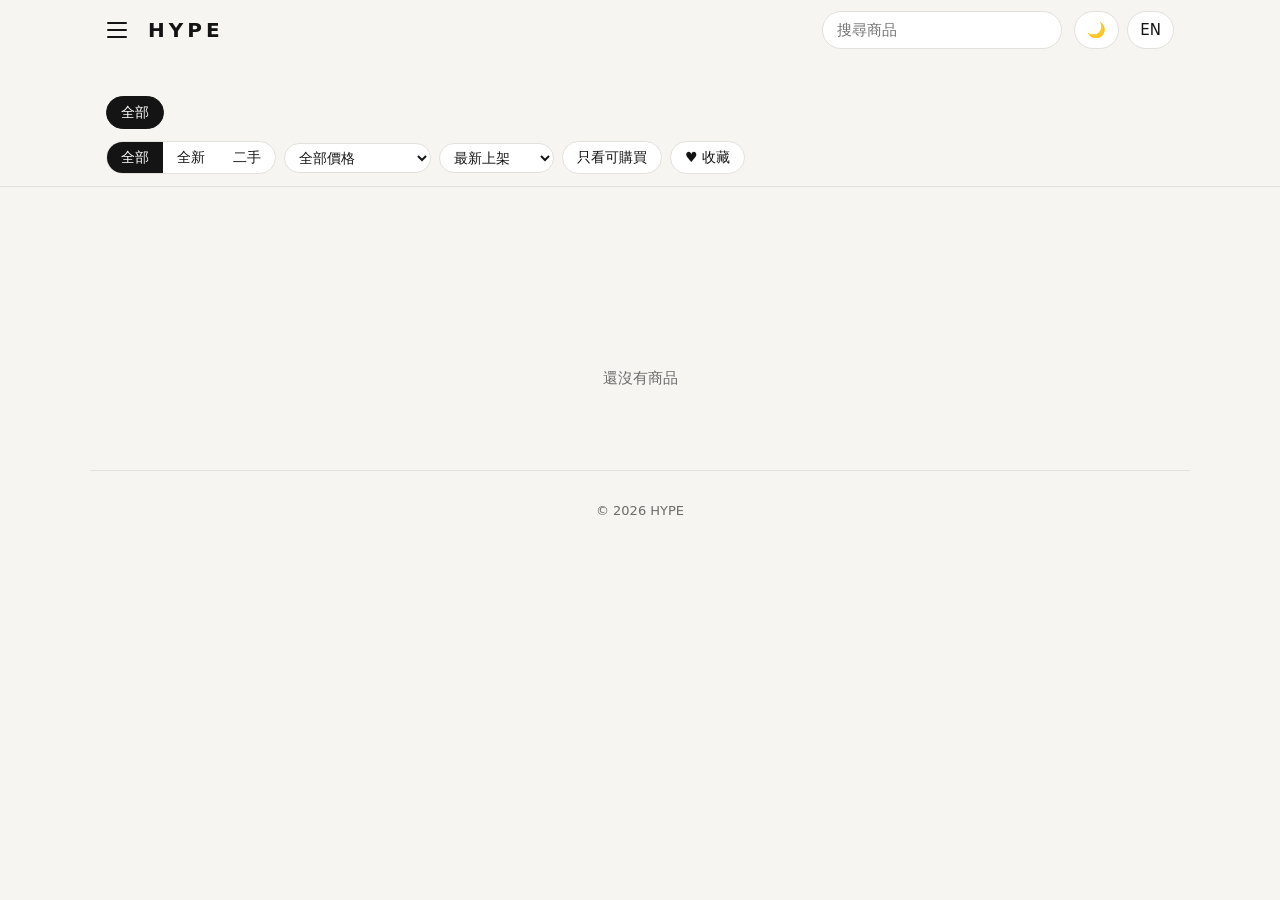
<file: index.html>
<!doctype html>
<html lang="zh-Hant"><head><meta charset="utf-8"><meta http-equiv="Content-Security-Policy" content="default-src 'self'; script-src 'self' 'unsafe-inline'; style-src 'self' 'unsafe-inline'; img-src 'self' data: blob: https://*.goatcounter.com; connect-src 'self' https://formspree.io https://*.goatcounter.com; object-src 'none'; base-uri 'self'; form-action 'self'; manifest-src 'self'; worker-src 'self'"><meta name="viewport" content="width=device-width,initial-scale=1">
<title>HYPE 潮流精品</title>
<meta name="description" content="潮流精品 · 正品現貨，IG / LINE 詢問">
<meta property="og:title" content="HYPE 潮流精品"><meta property="og:description" content="潮流精品 · 正品現貨，IG / LINE 詢問"><meta property="og:type" content="website">
<meta name="theme-color" content="#141414"><meta name="apple-mobile-web-app-capable" content="yes"><meta name="mobile-web-app-capable" content="yes"><meta name="apple-mobile-web-app-status-bar-style" content="black">
<meta name="apple-mobile-web-app-title" content="HYPE"><link rel="manifest" href="manifest.webmanifest"><link rel="apple-touch-icon" href="icon-180.png"><link rel="icon" href="icon-192.png">
<script src="theme.js"></script><link rel="stylesheet" href="style.css"></head>
<body>
<header>
<div class="notice" id="notice" hidden></div>
<div class="wrap">
  <div class="top"><button class="menuBtn" id="menuBtn" type="button" aria-label="選單"><span></span><span></span><span></span></button><h1 id="title">HYPE</h1><input class="search" id="q">
    <div class="topbtns"><button id="infoBtn" hidden style="padding:7px 12px"></button><button class="themeBtn" type="button">🌙</button><button id="lang" style="padding:7px 12px">EN</button><a class="btn line" id="lineTop" target="_blank" rel="noopener" hidden>LINE</a><a class="btn ig" id="igTop" target="_blank" rel="noopener" hidden>IG</a></div>
  </div>
  <div class="chips grp" id="grpChips"></div>
  <div class="chips sub" id="catChips"></div>
  <div class="chips" id="chips"></div>
  <div class="filters">
    <div class="seg" id="fNew"><button data-n="">全部</button><button data-n="new">全新</button><button data-n="used">二手</button></div><select id="fSize"></select><select id="fPrice"></select><select id="fSort"></select>
    <button id="fAvail"></button><button id="fFav"></button>
  </div>
</div></header>
<dialog id="menu" class="drawer"><div class="dhead"><b id="mTitle">HYPE</b><button id="mClose" type="button" aria-label="關閉">✕</button></div><nav id="mBody"></nav></dialog>
<main class="wrap"><div id="recent"></div><div class="logos" id="logos"></div><div class="grid" id="grid"></div><div class="empty" id="empty"></div></main>
<footer class="wrap foot" id="foot"></footer>
<dialog id="infoDlg"><div class="dlg"><div id="infoBody" class="md"></div><div class="row"><button class="pri" id="infoClose"></button></div></div></dialog>
<dialog id="sizeDlg"><div class="dlg"><h2 id="sizeTitle"></h2><div id="sizeBody" style="overflow-x:auto"></div><div class="row"><button class="pri" id="sizeClose"></button></div></div></dialog>
<dialog id="viewDlg"><div id="view"></div></dialog>
<dialog id="orderDlg"><form class="dlg" id="orderForm">
  <h2 id="oTitle"></h2><div id="oItem" style="font-weight:600"></div>
  <label data-t="oName"></label><input name="name" required>
  <label data-t="oPhone"></label><input name="phone" type="tel" required>
  <label data-t="oContact"></label><input name="contact" placeholder="IG / LINE">
  <label data-t="oShip"></label><select name="shipping" id="oShip"></select>
  <label data-t="oAddr"></label><input name="address">
  <label data-t="oNote"></label><textarea name="note"></textarea>
  <div class="msg" id="oMsg"></div>
  <div class="row"><button type="button" id="oCancel" data-t="cancel"></button><button class="pri" type="submit" id="oSend" data-t="send"></button></div>
</form></dialog>
<dialog id="zoom"><button class="x" id="zx">×</button><img id="zimg" alt=""></dialog>
<script>
const $=id=>document.getElementById(id);
const esc=s=>String(s??"").replace(/[&<>"']/g,c=>({"&":"&amp;","<":"&lt;",">":"&gt;",'"':"&quot;","'":"&#39;"}[c]));
const fmt=n=>n||n===0?"NT$ "+Number(n).toLocaleString():"";
const store={get(k,d){try{return JSON.parse(localStorage.getItem(k))??d}catch{return d}},set(k,v){try{localStorage.setItem(k,JSON.stringify(v))}catch{}}};
const GROUPS=[{name:"衣服",subs:["上衣","襯衫","帽T / 衛衣","針織 / 毛衣","外套","褲子","短褲"]},{name:"鞋子",subs:["球鞋","靴子","拖鞋 / 涼鞋","皮鞋"]},{name:"飾品",subs:["項鍊","手環","戒指","耳環","手錶"]},{name:"包包",subs:["後背包","側背包","托特包","皮夾"]},{name:"配件",subs:["帽子","皮帶","襪子","其他"]}],NEWC=["全新未拆","全新"];
const T={
 zh:{search:"搜尋商品",all:"全部",allCat:"全部類別",allCond:"全部",price:["全部價格","NT$ 1,000 以下","1,000–3,000","3,000–10,000","10,000 以上"],recent:"最近瀏覽",hot:"熱門",hotS:"熱門優先",saleEnds:"⏰ 特價倒數",mAll:"全部商品",mCats:"分類",mBrands:"品牌",mMore:"更多",mContact:"聯絡我們",info:"購物須知",about:"關於我們",sizeChart:"尺寸表",newC:"全新",usedC:"二手",allSize:"全部尺寸",new:"最新上架",asc:"價格 低→高",desc:"價格 高→低",avail:"只看可購買",favs:"♥ 收藏",empty:"還沒有商品",nomatch:"沒有符合的商品",nofav:"還沒有收藏，點商品右上角 ♡",loading:"載入中…",fail:"讀取失敗，請重新整理",
   reserved:"保留中",sold:"已售出",cond:"狀況",size:"尺寸",cat:"類別",share:"分享",askLine:"LINE 詢問",askIg:"IG 詢問",close:"關閉",order:"我要下單",left:n=>`剩 ${n} 件`,similar:"你可能也喜歡",
   cpIg:"已複製詢問內容，貼到 IG 私訊即可",cpLine:"已複製詢問內容，貼到 LINE 即可",cpLink:"已複製連結",ask:"你好，想詢問：",
   oTitle:"下單資料",oName:"姓名",oPhone:"電話",oContact:"IG / LINE 帳號",oShip:"取貨方式",oAddr:"門市名稱 / 地址",oNote:"備註",cancel:"取消",send:"送出",sending:"送出中…",sent:"已送出！我們會盡快聯絡你",oFail:"送出失敗，請改用 IG / LINE 聯絡",
   ship:["7-11 店到店","全家店到店","宅配","面交"]},
 en:{search:"Search",all:"All",allCat:"All categories",allCond:"All",price:["Any price","Under NT$1,000","1,000–3,000","3,000–10,000","Over 10,000"],recent:"Recently viewed",hot:"Hot",hotS:"Most popular",saleEnds:"⏰ Sale ends in",mAll:"All items",mCats:"Categories",mBrands:"Brands",mMore:"More",mContact:"Contact",info:"Shopping info",about:"About us",sizeChart:"Size chart",newC:"New",usedC:"Pre-owned",allSize:"All sizes",new:"Newest",asc:"Price: low → high",desc:"Price: high → low",avail:"Available only",favs:"♥ Saved",empty:"No items yet",nomatch:"No matching items",nofav:"Nothing saved yet — tap ♡ on an item",loading:"Loading…",fail:"Failed to load, please refresh",
   reserved:"Reserved",sold:"Sold",cond:"Condition",size:"Size",cat:"Category",share:"Share",askLine:"Ask on LINE",askIg:"Instagram",close:"Close",order:"Order",left:n=>`${n} left`,similar:"You may also like",
   cpIg:"Message copied — paste it in your Instagram DM",cpLine:"Message copied — paste it in LINE",cpLink:"Link copied",ask:"Hi, I'm interested in: ",
   oTitle:"Order details",oName:"Name",oPhone:"Phone",oContact:"Instagram / LINE ID",oShip:"Delivery",oAddr:"Store / address",oNote:"Notes",cancel:"Cancel",send:"Send",sending:"Sending…",sent:"Sent! We'll contact you soon",oFail:"Failed — please contact us on IG / LINE",
   ship:["7-11 pickup","FamilyMart pickup","Home delivery","Meet in person"]}};
const TR={衣服:"Clothing",鞋子:"Shoes",飾品:"Jewelry",包包:"Bags",球鞋:"Sneakers",靴子:"Boots","拖鞋 / 涼鞋":"Slides & Sandals",皮鞋:"Leather shoes",項鍊:"Necklaces",手環:"Bracelets",戒指:"Rings",耳環:"Earrings",手錶:"Watches",後背包:"Backpacks",側背包:"Shoulder bags",托特包:"Totes",皮夾:"Wallets",皮帶:"Belts",襪子:"Socks",上衣:"Tops",襯衫:"Shirts","帽T / 衛衣":"Hoodies","針織 / 毛衣":"Knitwear",外套:"Outerwear",褲子:"Pants",短褲:"Shorts",鞋:"Shoes",包:"Bags",帽子:"Hats",配件:"Accessories",飾品:"Jewelry",其他:"Other",全新未拆:"Deadstock",全新:"New",近全新:"Like new","9成新":"Excellent","8成新":"Good","7成新以下":"Fair",二手:"Used"};
let lang=store.get("lang","zh");const t=k=>T[lang][k],tr=v=>lang==="en"&&TR[v]||v;
const status=i=>i.status||(i.sold?"sold":"available");
const isNewC=i=>NEWC.includes(i.condition);
const isNew=i=>status(i)==="available"&&Date.now()-(i.createdAt||0)<7*864e5;
let hotSet=new Set();
const th=p=>/^img\/\d+-[a-z0-9]+\.jpg$/.test(p)?p.replace(/\.jpg$/,"_t.jpg"):p;
const sale=i=>i.saleEnd&&off(i)&&i.saleEnd>Date.now();
const left=ms=>{const s=Math.max(0,Math.floor(ms/1e3)),d=Math.floor(s/86400),h=String(Math.floor(s%86400/3600)).padStart(2,"0"),m=String(Math.floor(s%3600/60)).padStart(2,"0"),x=String(s%60).padStart(2,"0");return (d?d+(lang==="en"?"d ":"天 "):"")+h+":"+m+":"+x};
function applySale(i){return i.saleEnd&&Date.now()>=i.saleEnd?{...i,price:i.origPrice??i.price,origPrice:null,saleEnd:null}:i}
function calcHot(){const v=site.views||{},av=items.filter(i=>status(i)!=="sold"),ranked=av.filter(i=>(v[i.id]||0)>=10).sort((a,b)=>v[b.id]-v[a.id]).slice(0,Math.max(3,Math.ceil(av.length*.1)));
  hotSet=new Set([...av.filter(i=>i.hot).map(i=>i.id),...ranked.map(i=>i.id)])}
const off=i=>i.origPrice>i.price&&i.price?Math.round((1-i.price/i.origPrice)*100):0;
const lineUrl=v=>/^https?:/.test(v)?v:v.startsWith("@")?"https://line.me/R/ti/p/"+encodeURIComponent(v):"https://line.me/ti/p/~"+encodeURIComponent(v);
const shareUrl=i=>new URL("p/"+i.id+".html",location.href.split("#")[0]).href;
let site={},items=[],brand="全部",grp="",cat="",cond="",onlyAvail=false,onlyFav=false,favs=new Set(store.get("favs",[])),recent=store.get("recent",[]);
const PR=[[0,Infinity],[0,999],[1000,3000],[3000,10000],[10000,Infinity]];

function badges(i){const s=status(i),b=[];
  if(s==="sold")b.push(`<span class="badge">SOLD</span>`);else if(s==="reserved")b.push(`<span class="badge reserved">${t("reserved")}</span>`);
  if(hotSet.has(i.id))b.push(`<span class="badge hot">🔥 ${t("hot")}</span>`);if(isNew(i))b.push(`<span class="badge new">NEW</span>`);if(off(i)&&s!=="sold")b.push(`<span class="badge off">${sale(i)?"⏰ ":""}-${off(i)}%</span>`);
  return b.length?`<div class="badges">${b.join("")}</div>`:""}
function card(i,fav=true,k=99){const s=status(i);return `<div class="card${s==="sold"?" sold":""}" data-id="${esc(i.id)}">
  ${i.photos?.[0]?`<img class="ph" ${k<6?`loading="eager"${k<2?' fetchpriority="high"':""}`:'loading="lazy"'} decoding="async" src="${esc(th(i.photos[0]))}" data-full="${esc(i.photos[0])}" alt="${esc(i.brand+" "+i.name)}">`:`<div class="ph"></div>`}${badges(i)}
  ${fav?`<button class="fav${favs.has(i.id)?" on":""}" data-fav="${esc(i.id)}" aria-label="收藏">${favs.has(i.id)?"♥":"♡"}</button>`:""}
  <div class="meta"><div class="brand">${esc(i.brand)}</div><div class="name">${esc(i.name)}</div><div class="price">${fmt(i.price)}${off(i)?`<span class="orig">${fmt(i.origPrice)}</span>`:""}</div>${sale(i)&&s!=="sold"?`<div class="cd" data-end="${i.saleEnd}">⏰ ${left(i.saleEnd-Date.now())}</div>`:""}
  ${fav?`<div class="tags">${[i.condition,i.size,i.category||i.group].filter(Boolean).map(x=>`<span class="tag">${esc(tr(x))}</span>`).join("")}${i.qty>1&&s!=="sold"?`<span class="stock">${t("left")(i.qty)}</span>`:""}</div>`:""}</div></div>`}

function applyLang(){
  document.documentElement.lang=lang==="en"?"en":"zh-Hant";$("lang").textContent=lang==="en"?"中":"EN";$("q").placeholder=t("search");
  document.querySelectorAll("[data-t]").forEach(e=>e.textContent=t(e.dataset.t));$("oTitle").textContent=t("oTitle");
  $("oShip").innerHTML=T.zh.ship.map((v,k)=>`<option value="${v}">${t("ship")[k]}</option>`).join("");
  $("fSort").innerHTML=["new","hotS","asc","desc"].map(k=>`<option value="${k}">${t(k)}</option>`).join("");
  $("fAvail").textContent=t("avail");const pv=$("fPrice").value;$("fPrice").innerHTML=t("price").map((l,k)=>`<option value="${k}">${l}</option>`).join("");$("fPrice").value=pv||"0";
  $("infoBtn").textContent=t("info");$("infoClose").textContent=$("sizeClose").textContent=t("close");foot();fillFilters();render();
}
function render(){
  const order=site.brands||[],brands=[...new Set(items.map(i=>i.brand))].sort((a,b)=>{const x=order.indexOf(a),y=order.indexOf(b);return (x<0?1e9:x)-(y<0?1e9:y)||a.localeCompare(b)});
  $("chips").innerHTML=["全部",...brands].map(b=>`<button class="${b===brand?"on":""}" data-b="${esc(b)}">${b==="全部"?t("all"):esc(b)+" · "+items.filter(i=>i.brand===b).length}</button>`).join("");
  const logos=site.logos||{},q=$("q").value.trim().toLowerCase();
  $("logos").innerHTML=brand==="全部"&&!q&&!onlyFav&&brands.some(b=>logos[b])?brands.map(b=>`<div class="logo" data-b="${esc(b)}">${logos[b]?`<img src="${esc(logos[b])}" alt="">`:""}<span>${esc(b)}</span></div>`).join(""):"";
  const gl=groups().map(g=>g.name).filter(g=>items.some(i=>groupOf(i)===g));if(grp&&!gl.includes(grp))grp="";
  $("grpChips").innerHTML=gl.length?[["",t("all")],...gl.map(g=>[g,tr(g)])].map(([v,l])=>`<button class="${v===grp?"on":""}" data-g="${esc(v)}">${esc(l)}</button>`).join(""):"";
  const cats=grp?(groups().find(g=>g.name===grp)?.subs||[]).filter(c=>items.some(i=>i.category===c&&groupOf(i)===grp)):[];if(cat&&!cats.includes(cat))cat="";
  $("catChips").innerHTML=cats.length?[["",t("all")+" "+tr(grp)],...cats.map(c=>[c,tr(c)])].map(([v,l])=>`<button class="${v===cat?"on":""}" data-c="${esc(v)}">${esc(l)}</button>`).join(""):"";
  $("fNew").querySelectorAll("button").forEach(b=>{b.classList.toggle("on",b.dataset.n===cond);b.textContent=t({"":"allCond",new:"newC",used:"usedC"}[b.dataset.n])});
  const size=$("fSize").value,sort=$("fSort").value||"new",[pmin,pmax]=PR[+$("fPrice").value||0],pf=+$("fPrice").value>0;
  $("fAvail").classList.toggle("on",onlyAvail);$("fFav").classList.toggle("on",onlyFav);$("fFav").textContent=t("favs")+(favs.size?" "+favs.size:"");
  const list=items.filter(i=>(brand==="全部"||i.brand===brand)&&(!grp||groupOf(i)===grp)&&(!cat||i.category===cat)&&(!cond||(cond==="new")===isNewC(i))&&(!cond||i.condition)&&(!size||i.size===size)&&(!pf||(i.price!=null&&i.price>=pmin&&i.price<=pmax))&&(!onlyAvail||status(i)==="available")&&(!onlyFav||favs.has(i.id))
    &&(!q||[i.name,i.brand,i.desc,i.group,i.category,tr(i.category),tr(groupOf(i)),groupOf(i),i.size,i.condition].join(" ").toLowerCase().includes(q)));
  const p=i=>i.price??(sort==="asc"?Infinity:-Infinity);
  list.sort((a,b)=>(status(a)==="sold")-(status(b)==="sold")||(sort==="asc"?p(a)-p(b):sort==="desc"?p(b)-p(a):sort==="hotS"?(hotSet.has(b.id)-hotSet.has(a.id))||((site.views||{})[b.id]||0)-((site.views||{})[a.id]||0):(b.createdAt||0)-(a.createdAt||0)));
  $("grid").innerHTML=list.map((i,k)=>card(i,true,k)).join("");
  renderRecent();
  $("empty").hidden=list.length>0;$("empty").textContent=onlyFav&&!favs.size?t("nofav"):items.length?t("nomatch"):t("empty");
}
function renderRecent(){
  const q=$("q").value.trim(),pf=+$("fPrice").value>0,rv=brand==="全部"&&!grp&&!q&&!onlyFav&&!pf?recent.map(id=>items.find(i=>i.id===id)).filter(Boolean):[];
  $("recent").innerHTML=rv.length?`<div class="sec">${t("recent")}</div><div class="hscroll">${rv.map(i=>card(i,false)).join("")}</div>`:"";
}
function fillFilters(){
  const sizes=[...new Set(items.map(i=>i.size).filter(Boolean))].sort(),sv=$("fSize").value;
  $("fSize").innerHTML=`<option value="">${t("allSize")}</option>`+sizes.map(s=>`<option>${esc(s)}</option>`).join("");
  $("fSize").value=sv;$("fSize").hidden=!sizes.length;
}
function toggleFav(id){favs.has(id)?favs.delete(id):favs.add(id);store.set("favs",[...favs]);render()}
$("chips").onclick=$("logos").onclick=e=>{const b=e.target.closest("[data-b]");if(b){brand=b.dataset.b;render();scrollTo({top:0})}};
const groups=()=>site.groups||GROUPS;
function groupOf(i){const g=groups();return i.group&&g.some(x=>x.name===i.group)?i.group:g.find(x=>x.subs.includes(i.category))?.name||""}
$("grpChips").onclick=e=>{const b=e.target.closest("[data-g]");if(b){grp=b.dataset.g;cat="";render()}};
$("catChips").onclick=e=>{const b=e.target.closest("[data-c]");if(b){cat=b.dataset.c;render()}};
$("fNew").onclick=e=>{const b=e.target.closest("[data-n]");if(b){cond=b.dataset.n;render()}};
$("recent").onclick=e=>{const c=e.target.closest(".card");if(c)openView(items.find(i=>i.id===c.dataset.id))};
let qT;$("q").oninput=()=>{clearTimeout(qT);qT=setTimeout(render,150)};
$("fPrice").onchange=$("fSize").onchange=$("fSort").onchange=render;
$("fAvail").onclick=()=>{onlyAvail=!onlyAvail;render()};
$("fFav").onclick=()=>{onlyFav=!onlyFav;render()};
$("lang").onclick=()=>{lang=lang==="en"?"zh":"en";store.set("lang",lang);applyLang()};
$("grid").onclick=e=>{const f=e.target.closest("[data-fav]");if(f)return toggleFav(f.dataset.fav);const c=e.target.closest(".card");if(c)openView(items.find(i=>i.id===c.dataset.id))};

function toast(m){const d=document.createElement("div");d.className="toast";d.textContent=m;document.body.append(d);setTimeout(()=>d.remove(),2200)}
async function copy(m){try{await navigator.clipboard.writeText(m);return true}catch{return false}}
const count=(path,title)=>{const gc=site.goatcounter;if(!gc||!/^[a-z0-9-]+$/.test(gc))return;try{const u=new URL(`https://${gc}.goatcounter.com/count`),q=u.searchParams;q.set("p",path);if(title)q.set("t",title);if(document.referrer)q.set("r",document.referrer);q.set("s",[screen.width,screen.height,devicePixelRatio||1].join(","));q.set("rnd",Math.random().toString(36).slice(2));new Image().src=u.href}catch{}};

function similar(it){
  const score=i=>(i.brand===it.brand?2:0)+(i.category&&i.category===it.category?1:0);
  return items.filter(i=>i.id!==it.id&&score(i)>0).sort((a,b)=>(status(a)==="sold")-(status(b)==="sold")||score(b)-score(a)||(b.createdAt||0)-(a.createdAt||0)).slice(0,6);
}
function openView(it,idx=0){
  if(!it)return;const ph=it.photos||[],s=status(it),fresh=!$("viewDlg").open||$("viewDlg").dataset.id!==it.id;
  $("viewDlg").dataset.id=it.id;history.replaceState(null,"","#"+it.id);if(fresh){count("/item/"+it.id,it.brand+" "+it.name);recent=[it.id,...recent.filter(x=>x!==it.id)].slice(0,12);store.set("recent",recent)}
  const chart=(site.sizeCharts||{})[groupOf(it)];
  const sim=similar(it),fav=favs.has(it.id);
  $("view").innerHTML=`<div class="vtop"><div><button id="vFav" class="${fav?"on":""}" aria-label="收藏">${fav?"♥":"♡"}</button><button id="share" aria-label="${t("share")}">⤴</button><button id="close" aria-label="${t("close")}">✕</button></div></div>${ph.length?`<div class="gal"><img id="galImg" src="${esc(ph[idx])}" alt="">${ph.length>1?`<button class="nav l" data-i="${(idx-1+ph.length)%ph.length}">‹</button><button class="nav r" data-i="${(idx+1)%ph.length}">›</button>`:""}</div>${ph.length>1?`<div class="dots">${ph.map((_,k)=>`<span class="${k===idx?"on":""}"></span>`).join("")}</div>`:""}`:""}
  <div class="dlg ${s==="sold"?"sold":""}"><div class="brand">${esc(it.brand)}${s!=="available"?` · <span style="color:${s==="sold"?"var(--danger)":"#d98a00"}">${t(s)}</span>`:""}${isNew(it)?` · <span style="color:#1d6fe0">NEW</span>`:""}</div>
  <h2 style="margin:4px 0">${esc(it.name)}</h2><div class="price">${fmt(it.price)}${off(it)?`<span class="orig">${fmt(it.origPrice)}</span> <span style="color:var(--danger);font-size:13px">-${off(it)}%</span>`:""}</div>${sale(it)&&s!=="sold"?`<div class="cd big" data-end="${it.saleEnd}" data-pre="${t("saleEnds")} ">${t("saleEnds")} ${left(it.saleEnd-Date.now())}</div>`:""}
  <div class="tags">${[["cond",it.condition],["size",it.size],["cat",[it.group&&tr(it.group),it.category&&tr(it.category)].filter(Boolean).join(" / ")]].filter(x=>x[1]).map(x=>`<span class="tag">${t(x[0])}：${esc(x[0]==="cat"?x[1]:tr(x[1]))}</span>`).join("")}${it.qty>1&&s!=="sold"?`<span class="stock">${t("left")(it.qty)}</span>`:""}${chart?` <a href="#" id="sizeLink" style="font-size:12px;font-weight:600">📏 ${t("sizeChart")}</a>`:""}</div>
  <div class="desc">${esc(it.desc)}</div>
  ${sim.length?`<div class="sec">${t("similar")}</div><div class="sim">${sim.map(i=>card(i,false)).join("")}</div>`:""}</div>
  ${s!=="sold"&&(site.line||site.ig||site.formspree)?`<div class="acts">${site.line?`<button class="btn line" id="askLine">${t("askLine")}</button>`:""}${site.ig?`<button class="btn ig" id="ask">${t("askIg")}</button>`:""}${s==="available"&&site.formspree?`<button class="pri" id="orderBtn">${t("order")}</button>`:""}</div>`:""}`;
  $("view").querySelectorAll(".nav").forEach(b=>b.onclick=()=>openView(it,+b.dataset.i));
  $("view").querySelectorAll(".sim .card").forEach(c=>c.onclick=()=>{openView(items.find(i=>i.id===c.dataset.id));$("viewDlg").scrollTop=0});
  if($("galImg")){$("galImg").onclick=()=>openZoom(ph[idx]);
    let sx=null;const g=$("view").querySelector(".gal");g.ontouchstart=e=>{sx=e.touches[0].clientX};
    g.ontouchend=e=>{if(sx==null||ph.length<2)return;const dx=e.changedTouches[0].clientX-sx;sx=null;if(Math.abs(dx)>40)openView(it,(idx+(dx<0?1:-1)+ph.length)%ph.length)}}
  $("close").onclick=()=>$("viewDlg").close();
  if($("sizeLink"))$("sizeLink").onclick=e=>{e.preventDefault();$("sizeTitle").textContent=`${t("sizeChart")} · ${tr(groupOf(it))}`;$("sizeBody").innerHTML=tableHtml(chart);$("sizeDlg").showModal()};
  $("vFav").onclick=()=>{toggleFav(it.id);openView(it,idx)};
  const msg=`${t("ask")}${it.brand} ${it.name}${it.size?" / "+it.size:""}${it.price?"（"+fmt(it.price)+"）":""}\n${shareUrl(it)}`;
  $("share").onclick=async()=>{const u=shareUrl(it);if(navigator.share)navigator.share({title:it.brand+" "+it.name,url:u}).catch(()=>{});else if(await copy(u))toast(t("cpLink"))};
  if($("ask"))$("ask").onclick=async()=>{if(await copy(msg))toast(t("cpIg"));window.open("https://ig.me/m/"+encodeURIComponent(site.ig),"_blank","noopener")};
  if($("askLine"))$("askLine").onclick=async()=>{if(await copy(msg))toast(t("cpLine"));window.open(lineUrl(site.line),"_blank","noopener")};
  if($("orderBtn"))$("orderBtn").onclick=()=>{if(/^https:\/\/(docs\.google\.com|forms\.gle)\//.test(site.formspree)){count("/order/"+it.id,"下單 "+it.name);
    window.open(site.formspree.replace(/ITEM/g,encodeURIComponent(`${it.brand} ${it.name}${it.size?" / "+it.size:""} ${fmt(it.price)} ${shareUrl(it)}`)),"_blank","noopener")}else openOrder(it)};
  if(!$("viewDlg").open)$("viewDlg").showModal();
}
$("viewDlg").onclose=()=>{history.replaceState(null,"",location.pathname+location.search);renderRecent()};

let orderItem=null;
function openOrder(it){orderItem=it;$("orderForm").reset();$("oItem").textContent=`${it.brand} ${it.name}${it.size?" / "+it.size:""} · ${fmt(it.price)}`;$("oMsg").textContent="";$("oSend").disabled=false;$("orderDlg").showModal()}
$("oCancel").onclick=()=>$("orderDlg").close();
$("orderForm").onsubmit=async e=>{
  e.preventDefault();const f=Object.fromEntries(new FormData(e.target)),it=orderItem;$("oSend").disabled=true;$("oMsg").textContent=t("sending");
  try{const r=await fetch("https://formspree.io/f/"+encodeURIComponent(site.formspree),{method:"POST",headers:{"Content-Type":"application/json",Accept:"application/json"},
      body:JSON.stringify({_subject:`新訂單：${it.brand} ${it.name}`,商品:`${it.brand} ${it.name}`,尺寸:it.size||"",價格:it.price,連結:shareUrl(it),姓名:f.name,電話:f.phone,聯絡帳號:f.contact,取貨方式:f.shipping,地址門市:f.address,備註:f.note})});
    if(!r.ok)throw 0;$("oMsg").style.color="var(--ok)";$("oMsg").textContent=t("sent");setTimeout(()=>{$("orderDlg").close();$("oMsg").style.color=""},1800);count("/order/"+it.id,"下單 "+it.name)}
  catch{$("oMsg").textContent=t("oFail");$("oSend").disabled=false}
};

// 照片放大：雙指縮放、拖曳、雙擊切換
const Z={s:1,x:0,y:0,p:new Map(),d0:0,s0:1,last:0};
function zApply(){$("zimg").style.transform=`translate(${Z.x}px,${Z.y}px) scale(${Z.s})`}
function openZoom(src){$("zimg").src=src;Object.assign(Z,{s:1,x:0,y:0});Z.p.clear();zApply();$("zoom").showModal()}
$("zx").onclick=()=>$("zoom").close();
const zd=()=>{const [a,b]=[...Z.p.values()];return Math.hypot(a.x-b.x,a.y-b.y)};
$("zoom").onpointerdown=e=>{if(e.target===$("zx"))return;$("zoom").setPointerCapture(e.pointerId);Z.p.set(e.pointerId,{x:e.clientX,y:e.clientY});if(Z.p.size===2){Z.d0=zd();Z.s0=Z.s}
  if(Z.p.size===1){const now=Date.now();if(now-Z.last<300){Z.s=Z.s>1?1:2.5;if(Z.s===1)Z.x=Z.y=0;zApply()}Z.last=now}};
$("zoom").onpointermove=e=>{const o=Z.p.get(e.pointerId);if(!o)return;const n={x:e.clientX,y:e.clientY};
  if(Z.p.size===2){Z.p.set(e.pointerId,n);Z.s=Math.min(5,Math.max(1,Z.s0*zd()/Z.d0));if(Z.s===1)Z.x=Z.y=0}
  else if(Z.s>1){Z.x+=n.x-o.x;Z.y+=n.y-o.y;Z.p.set(e.pointerId,n)}zApply()};
$("zoom").onpointerup=$("zoom").onpointercancel=e=>Z.p.delete(e.pointerId);
$("zoom").onwheel=e=>{e.preventDefault();Z.s=Math.min(5,Math.max(1,Z.s*(e.deltaY<0?1.15:.87)));if(Z.s===1)Z.x=Z.y=0;zApply()};

function tableHtml(txt){const rows=String(txt).trim().split(/\n+/).map(r=>r.split(/\t|,|，|\|/).map(c=>c.trim()));
  return `<table class="size"><tr>${rows[0].map(c=>`<th>${esc(c)}</th>`).join("")}</tr>${rows.slice(1).map(r=>`<tr>${r.map(c=>`<td>${esc(c)}</td>`).join("")}</tr>`).join("")}</table>`}
function mdHtml(txt){return esc(txt).split(/\n/).map(l=>/^#\s*/.test(l)?`<h3>${l.replace(/^#\s*/,"")}</h3>`:/^[-•]\s*/.test(l)?`<li>${l.replace(/^[-•]\s*/,"")}</li>`:l.trim()?`<p>${l}</p>`:"").join("")}
function foot(){const L=[];if(site.about)L.push(`<a href="#" id="footAbout">${t("about")}</a>`);if(site.info)L.push(`<a href="#" id="footInfo">${t("info")}</a>`);if(site.ig)L.push(`<a href="https://instagram.com/${encodeURIComponent(site.ig)}" target="_blank" rel="noopener">Instagram</a>`);if(site.line)L.push(`<a href="${esc(lineUrl(site.line))}" target="_blank" rel="noopener">LINE</a>`);
  $("foot").innerHTML=`<div>${L.join(" · ")}</div><div style="margin-top:6px">© ${new Date().getFullYear()} ${esc(site.title||"HYPE")}</div>`;if($("footInfo"))$("footInfo").onclick=e=>{e.preventDefault();openInfo()};if($("footAbout"))$("footAbout").onclick=e=>{e.preventDefault();openAbout()}}
function openDoc(title,txt){$("infoBody").innerHTML=`<h2>${esc(title)}</h2>`+mdHtml(txt||"");$("infoDlg").showModal()}
const openInfo=()=>openDoc(t("info"),site.info),openAbout=()=>openDoc(t("about"),site.about);
$("infoBtn").onclick=openInfo;$("infoClose").onclick=()=>$("infoDlg").close();$("sizeClose").onclick=()=>$("sizeDlg").close();
// ---------- 左上角選單 ----------
function openMenu(){
  const n=f=>items.filter(f).length,gl=groups().filter(g=>n(i=>groupOf(i)===g.name));
  const order=site.brands||[],brands=[...new Set(items.map(i=>i.brand))].sort((a,b)=>{const x=order.indexOf(a),y=order.indexOf(b);return (x<0?1e9:x)-(y<0?1e9:y)||a.localeCompare(b)});
  const it=(attrs,label,cnt,on)=>`<button class="mi${on?" on":""}" ${attrs}><span>${label}</span>${cnt!=null?`<small>${cnt}</small>`:""}</button>`;
  $("mTitle").textContent=site.title||"HYPE";
  $("mBody").innerHTML=it('data-m="all"',t("mAll"),items.length,brand==="全部"&&!grp&&!onlyFav)
   +(gl.length?`<div class="msec">${t("mCats")}</div>`+gl.map(g=>{const subs=g.subs.filter(c=>n(i=>i.category===c&&groupOf(i)===g.name));
      return subs.length?`<details${grp===g.name?" open":""}><summary class="mi${grp===g.name&&!cat?" on":""}"><span>${esc(tr(g.name))}</span><small>${n(i=>groupOf(i)===g.name)}</small></summary>
        ${it(`data-mg="${esc(g.name)}" data-mc=""`,t("all")+" "+esc(tr(g.name)),null,grp===g.name&&!cat)}${subs.map(c=>it(`data-mg="${esc(g.name)}" data-mc="${esc(c)}"`,esc(tr(c)),n(i=>i.category===c&&groupOf(i)===g.name),grp===g.name&&cat===c)).join("")}</details>`
        :it(`data-mg="${esc(g.name)}" data-mc=""`,esc(tr(g.name)),n(i=>groupOf(i)===g.name),grp===g.name)}).join(""):"")
   +(brands.length?`<details open><summary class="msec">${t("mBrands")}</summary>${brands.map(b=>it(`data-mb="${esc(b)}"`,`${site.logos?.[b]?`<img src="${esc(site.logos[b])}" alt="">`:""}${esc(b)}`,n(i=>i.brand===b),brand===b)).join("")}</details>`:"")
   +`<div class="msec">${t("mMore")}</div>`+it('data-m="fav"',"♥ "+t("favs").replace(/^♥\s*/,""),favs.size,onlyFav)
   +(site.about?it('data-m="about"',t("about")):"")+(site.info?it('data-m="info"',t("info")):"")
   +(site.ig?`<a class="mi" href="https://instagram.com/${encodeURIComponent(site.ig)}" target="_blank" rel="noopener"><span>Instagram</span><small>@${esc(site.ig)}</small></a>`:"")
   +(site.line?`<a class="mi" href="${esc(lineUrl(site.line))}" target="_blank" rel="noopener"><span>LINE</span></a>`:"");
  $("menu").showModal();
}
function pick(f){f();render();$("menu").close();scrollTo({top:0})}
$("menuBtn").onclick=openMenu;$("mClose").onclick=()=>$("menu").close();
$("menu").onclick=e=>{if(e.target===$("menu"))return $("menu").close();
  const b=e.target.closest("button.mi");if(!b)return;const d=b.dataset;
  if(d.m==="all")pick(()=>{brand="全部";grp=cat=cond="";onlyFav=onlyAvail=false;$("q").value="";$("fPrice").value="0";$("fSize").value=""});
  else if(d.m==="fav")pick(()=>{onlyFav=true});
  else if(d.m==="info"){$("menu").close();openInfo()}
  else if(d.m==="about"){$("menu").close();openAbout()}
  else if(d.mg!=null)pick(()=>{grp=d.mg;cat=d.mc;brand="全部";onlyFav=false});
  else if(d.mb!=null)pick(()=>{brand=d.mb;grp=cat="";onlyFav=false});
};
document.addEventListener("error",e=>{const im=e.target;if(im.tagName==="IMG"&&im.dataset.full&&im.src.indexOf(im.dataset.full)<0)im.src=im.dataset.full},true);
// 倒數計時：每秒更新，時間到自動恢復原價
setInterval(()=>{if(document.hidden)return;const els=document.querySelectorAll("[data-end]");if(!els.length)return;let exp=false;els.forEach(e=>{const ms=+e.dataset.end-Date.now();if(ms<=0)exp=true;else e.textContent=(e.dataset.pre||"⏰ ")+left(ms)});
  if(exp){items=items.map(applySale);render();const id=$("viewDlg").open&&$("viewDlg").dataset.id;if(id)openView(items.find(i=>i.id===id))}},1000);
function seo(){
  const base=location.href.split("#")[0],s=document.createElement("script");s.type="application/ld+json";
  s.textContent=JSON.stringify({"@context":"https://schema.org","@type":"ItemList",itemListElement:items.filter(i=>status(i)!=="sold").map((i,k)=>({"@type":"ListItem",position:k+1,url:new URL("p/"+i.id+".html",base).href,name:i.brand+" "+i.name}))});
  document.head.append(s);
}
applyLang();$("empty").textContent=t("loading");
if("serviceWorker"in navigator)navigator.serviceWorker.register("sw.js").catch(()=>{});
fetch("data.json",{cache:"no-cache"}).then(r=>r.json()).then(d=>{
  site=d.site||{};items=(d.items||[]).filter(i=>!i.hidden).map(applySale);calcHot();if(site.info)$("infoBtn").hidden=false;foot();
  if(site.title){$("title").textContent=site.title;document.title=site.title}
  if(site.notice){$("notice").hidden=false;$("notice").textContent=site.notice}
  if(site.ig){$("igTop").hidden=false;$("igTop").href="https://instagram.com/"+encodeURIComponent(site.ig)}
  if(site.line){$("lineTop").hidden=false;$("lineTop").href=lineUrl(site.line)}
  count(location.pathname,document.title);
  fillFilters();render();seo();
  const h=decodeURIComponent(location.hash.slice(1));if(h)openView(items.find(i=>i.id===h));
}).catch(()=>{$("empty").textContent=t("fail")});
</script>
</body></html>
</file>
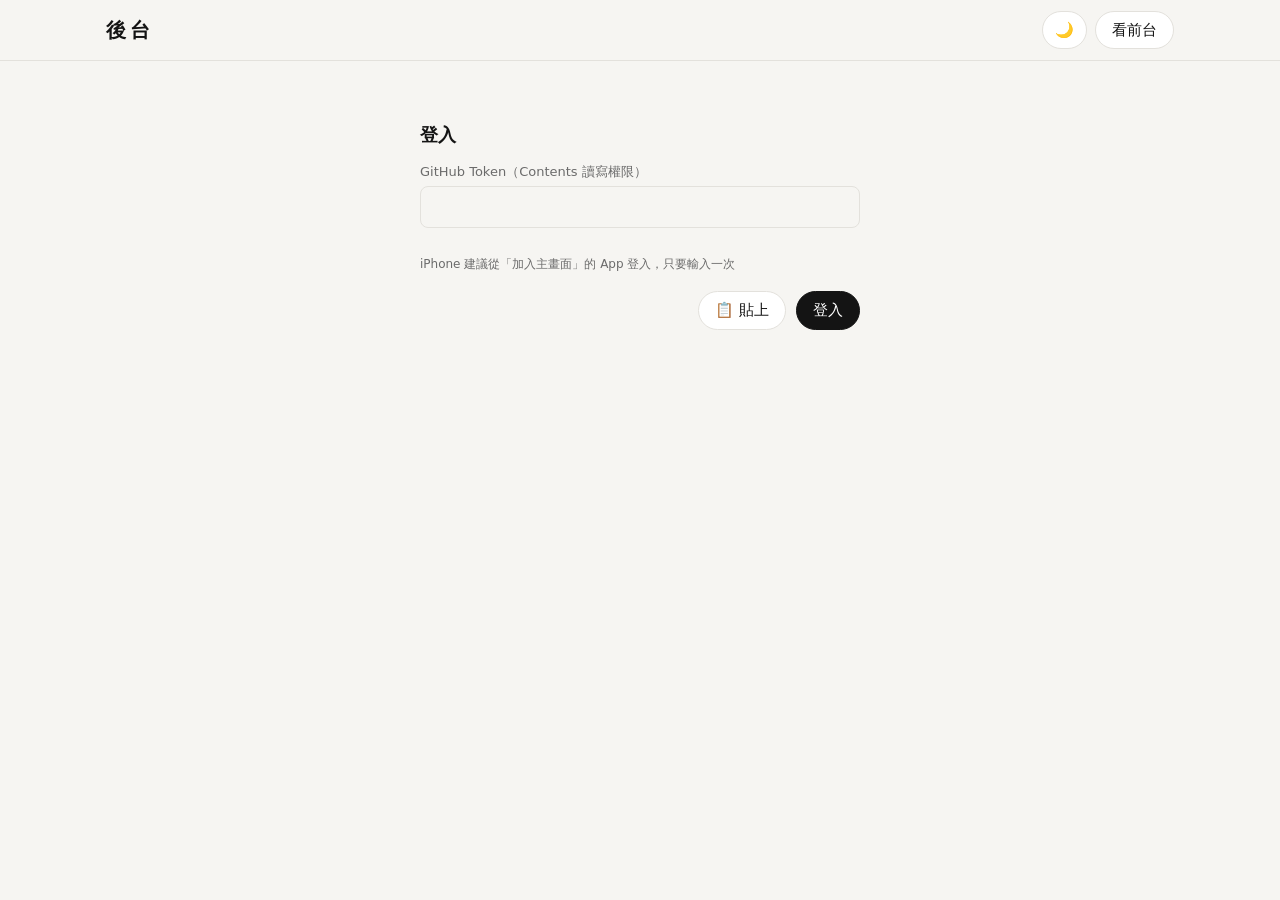
<file: admin.html>
<!doctype html>
<html lang="zh-Hant"><head><meta charset="utf-8"><meta http-equiv="Content-Security-Policy" content="default-src 'self'; script-src 'self' 'unsafe-inline'; style-src 'self' 'unsafe-inline'; img-src 'self' data: blob: https://raw.githubusercontent.com; connect-src 'self' https://api.github.com https://*.goatcounter.com; object-src 'none'; base-uri 'self'; form-action 'self'; manifest-src 'self'; worker-src 'self'"><meta name="referrer" content="no-referrer"><script>if(window.top!==window.self)document.documentElement.style.display="none"</script><meta name="viewport" content="width=device-width,initial-scale=1">
<meta name="robots" content="noindex"><title>HYPE 後台</title>
<meta name="theme-color" content="#141414"><meta name="apple-mobile-web-app-capable" content="yes"><meta name="mobile-web-app-capable" content="yes"><meta name="apple-mobile-web-app-status-bar-style" content="black">
<meta name="apple-mobile-web-app-title" content="HYPE後台"><link rel="manifest" href="admin.webmanifest"><link rel="apple-touch-icon" href="admin-180.png"><link rel="icon" href="admin-192.png">
<script src="theme.js"></script><link rel="stylesheet" href="style.css"></head>
<body>
<header><div class="wrap">
  <div class="top"><h1>後台 <small id="me" style="font-size:13px;font-weight:500;color:var(--mute);letter-spacing:0"></small></h1>
    <div style="display:flex;gap:8px;flex-wrap:wrap;justify-content:flex-end"><button class="themeBtn" type="button">🌙</button><a class="btn" href="./" target="_blank">看前台</a><button id="setBtn" class="admOnly" hidden>設定</button><button class="pri" id="addBtn" hidden>＋ 發布</button></div>
  </div>
  <div class="tabs" id="tabs" hidden><button data-tab="items" class="on">商品</button><button data-tab="brands" class="admOnly">品牌</button><button data-tab="cats" class="admOnly">分類</button><button data-tab="sales" class="admOnly">銷售紀錄</button><button data-tab="review" class="admOnly revOnly" hidden>審核 <span id="revN"></span></button><span style="flex:1"></span><button id="csvItems" class="admOnly">匯出商品 CSV</button></div>
</div></header>
<main class="wrap">
  <div id="login" class="dlg" style="max-width:480px;margin:40px auto" hidden>
    <h2>登入</h2>
    <label>GitHub Token（Contents 讀寫權限）</label><input id="tok" type="password" autocomplete="off">
    <div class="msg" id="lMsg"></div>
    <div style="font-size:12px;color:var(--mute);margin-top:6px">iPhone 建議從「加入主畫面」的 App 登入，只要輸入一次</div>
    <div class="row"><button type="button" id="pasteBtn">📋 貼上</button><button class="pri" id="loginBtn">登入</button></div>
  </div>
  <section id="pItems"><div id="subNote" class="panel" hidden style="margin-bottom:0"></div><div class="filters" id="byBar" hidden style="padding-top:12px"><select id="byF"></select></div><div class="grid" id="grid"></div><div class="empty" id="empty" hidden>還沒有商品，按「＋ 發布」</div></section>
  <section id="pBrands" hidden></section>
  <section id="pCats" hidden></section>
  <section id="pSales" hidden></section>
  <section id="pReview" hidden></section>
</main>
<div class="bar" id="bar" hidden><b id="selN"></b><button data-batch="available">可購買</button><button data-batch="reserved">保留中</button><button data-batch="sold">已售出</button><button data-batch="delete" class="danger">刪除</button><button data-batch="none">取消選取</button></div>

<dialog id="formDlg"><form class="dlg" id="form" method="dialog">
  <h2 id="formTitle">發布商品</h2>
  <label>品牌</label><input id="fBrand" list="brandList" required placeholder="例：Supreme"><datalist id="brandList"></datalist>
  <label>商品名稱</label><input id="fName" required>
  <div class="two">
    <div><label>大分類</label><select id="fGrp"></select></div>
    <div><label>小分類</label><select id="fCat"></select></div>
    <div><label>尺寸</label><input id="fSize" list="sizeList" placeholder="M / US 9 / F"><datalist id="sizeList"></datalist></div>
    <div><label>狀況</label><select id="fCond"></select></div>
    <div><label>狀態</label><select id="fStatus"><option value="available">可購買</option><option value="reserved">保留中</option><option value="sold">已售出</option></select></div>
    <div><label>售價 (NT$)</label><input id="fPrice" type="number" min="0" inputmode="numeric"></div>
    <div><label>原價（有填才顯示折扣）</label><input id="fOrig" type="number" min="0" inputmode="numeric"></div>
    <div><label>限時特價結束（要填原價）</label><input id="fSaleEnd" type="datetime-local"></div>
    <div><label>&nbsp;</label><label style="display:flex;gap:8px;align-items:center;color:var(--fg);margin:8px 0 0"><input type="checkbox" id="fHot"> 🔥 手動標熱門</label></div>
    <div><label>庫存數量</label><input id="fQty" type="number" min="0" inputmode="numeric" value="1"></div>
    <div><label>成本（加密，不公開）</label><input id="fCost" type="number" min="0" inputmode="numeric"></div>
  </div>
  <div id="costHint" style="font-size:12px;color:var(--mute)" hidden>到「銷售紀錄」解鎖後才能填成本</div>
  <label style="display:flex;gap:8px;align-items:center;color:var(--fg)"><input type="checkbox" id="fHidden"> 草稿（先不公開，前台看不到）</label>
  <label>描述</label><textarea id="fDesc" placeholder="尺寸細節、購入管道…"></textarea>
  <label>照片（拖曳或用 ← → 排序，第一張為封面）</label><label class="btn" for="fPhotos" style="display:inline-flex;color:var(--fg);margin:0;cursor:pointer">＋ 加照片</label><input id="fPhotos" type="file" accept="image/*" multiple hidden>
  <div class="thumbs" id="thumbs"></div>
  <div class="msg" id="fMsg"></div>
  <div class="row" id="editRow" hidden style="justify-content:flex-start"><button type="button" id="sellBtn" class="admOnly">記錄成交</button><button type="button" id="igPost">IG 貼文圖</button><button type="button" id="dup">複製商品</button><button type="button" id="withdraw" hidden>撤回投稿</button><button type="button" class="danger" id="del">刪除</button></div>
  <div class="row acts"><button type="button" id="cancel">取消</button><button class="pri" id="save" type="submit">發布</button></div>
</form></dialog>

<dialog id="saleDlg"><form class="dlg" id="saleForm" method="dialog">
  <h2>記錄成交</h2><div id="saleItem" style="font-weight:600"></div>
  <div class="two">
    <div><label>成交單價</label><input id="sPrice" type="number" min="0" required></div>
    <div><label>單件成本</label><input id="sCost" type="number" min="0"></div>
    <div><label>數量</label><input id="sQty" type="number" min="1" value="1" required></div>
    <div><label>日期</label><input id="sDate" type="date" required></div>
  </div>
  <label>買家</label><input id="sBuyer" placeholder="IG / 姓名">
  <label>備註</label><input id="sNote">
  <div class="msg" id="saleMsg"></div>
  <div class="row"><button type="button" id="saleCancel">取消</button><button class="pri" type="submit">儲存</button></div>
</form></dialog>

<dialog id="igDlg"><div class="dlg">
  <h2>IG 圖片</h2><div class="seg" id="igMode" style="margin-bottom:10px"><button type="button" data-m="post" class="on">貼文 4:5</button><button type="button" data-m="story">限動 9:16</button></div><img id="igImg" style="width:100%;max-height:55vh;object-fit:contain;background:#000;border-radius:8px;display:block" alt="">
  <label>文案</label><textarea id="igCap" style="min-height:120px"></textarea>
  <div class="row"><button type="button" id="igCopy">複製文案</button><a class="btn pri" id="igDl" download="post.jpg">下載圖片</a><button type="button" id="igClose">關閉</button></div>
</div></dialog>

<dialog id="sizeEdDlg"><div class="dlg">
  <h2 id="szTitle">尺寸表</h2>
  <div style="font-size:13px;color:var(--mute)">一行一列，用逗號分隔；第一行是標題。<button type="button" id="szTplC" style="padding:2px 10px;font-size:12px">衣服範本</button> <button type="button" id="szTplS" style="padding:2px 10px;font-size:12px">鞋子範本</button></div>
  <textarea id="szText" style="min-height:160px;font-family:ui-monospace,monospace;margin-top:8px"></textarea>
  <label>預覽</label><div id="szPrev" style="overflow-x:auto"></div>
  <div class="msg" id="szMsg"></div>
  <div class="row"><button type="button" id="szCancel">取消</button><button class="pri" id="szSave">儲存</button></div>
</div></dialog>

<dialog id="setDlg"><form class="dlg" id="setForm" method="dialog">
  <h2>網站設定</h2>
  <label>網站名稱</label><input id="sTitle">
  <label>公告橫幅（留空不顯示）</label><input id="sNotice" placeholder="例：本週新到貨！10/20–10/25 暫停出貨">
  <label>關於我們（# 開頭是標題，- 開頭是條列）<button type="button" id="aboutTpl" style="padding:2px 10px;font-size:12px;margin-left:6px">套用範本</button></label><textarea id="sAbout" style="min-height:120px" placeholder="留空不顯示"></textarea>
  <label>購物須知（# 開頭是標題，- 開頭是條列）<button type="button" id="infoTpl" style="padding:2px 10px;font-size:12px;margin-left:6px">套用範本</button></label><textarea id="sInfo" style="min-height:140px" placeholder="留空不顯示"></textarea>
  <label>IG 帳號（不含 @）</label><input id="sIg" placeholder="your_ig">
  <label>LINE（ID、@官方帳號 或 加好友連結）</label><input id="sLine" placeholder="@xxx 或 https://line.me/...">
  <label style="display:flex;gap:8px;align-items:center;color:var(--fg)"><input type="checkbox" id="sWm"> 上傳照片自動加浮水印</label>
  <label>浮水印文字（留空用 @IG帳號）</label><input id="sWmText">
  <label>下單表單：Google 表單「預先填入」連結（商品欄填 ITEM，留空不顯示下單）</label><input id="sForm" placeholder="https://docs.google.com/forms/d/e/.../viewform?usp=pp_url&entry.123=ITEM">
  <label>瀏覽統計 GoatCounter 代碼（<b>代碼</b>.goatcounter.com）</label><input id="sGc" placeholder="hypeshop">
  <div id="gcLink" style="font-size:13px;margin-top:4px"></div><div style="margin-top:6px"><button type="button" id="viewsBtn" style="padding:4px 12px;font-size:13px">🔥 立即更新熱門</button> <span id="viewsMsg" style="font-size:12px;color:var(--mute)"></span></div>
  <div class="msg" id="sMsg"></div>
  <label style="display:flex;gap:8px;align-items:center;color:var(--fg)"><input type="checkbox" id="sReview"> 🛡 審核制：成員的發布、修改、刪除要經過你核准才生效</label>
  <div id="protMsg" style="font-size:12px;margin-top:4px"></div>
  <label>管理員（GitHub 帳號，一行一個；你自己永遠是管理員。審核制開啟時只有 repo 擁有者能核准）</label><textarea id="sAdmins" style="min-height:70px" placeholder="例：friend123"></textarea>
  <div style="font-size:12px;color:var(--mute)">其他被邀請的人是「一般成員」：只能發布、編輯、刪除自己的商品，看不到品牌、分類、銷售紀錄、設定。</div>
  <label>手機登入用</label><div style="display:flex;gap:8px;align-items:center;flex-wrap:wrap"><button type="button" id="copyTok">📋 複製 Token</button><span style="font-size:12px;color:var(--mute)">複製後用 LINE 傳給自己，再貼到手機後台</span></div>
  <div class="row acts"><button type="button" id="logout">登出</button><button type="button" id="sCancel">取消</button><button class="pri" type="submit">儲存</button></div>
</form></dialog>

<script>
const OWNER="910618john",REPO="hype-shop",BRANCH="main",API=`https://api.github.com/repos/${OWNER}/${REPO}/contents/`;
const BASE=new URL("./",location.href).href;
const GROUPS=[{name:"衣服",subs:["上衣","襯衫","帽T / 衛衣","針織 / 毛衣","外套","褲子","短褲"]},{name:"鞋子",subs:["球鞋","靴子","拖鞋 / 涼鞋","皮鞋"]},{name:"飾品",subs:["項鍊","手環","戒指","耳環","手錶"]},{name:"包包",subs:["後背包","側背包","托特包","皮夾"]},{name:"配件",subs:["帽子","皮帶","襪子","其他"]}],CONDS=["全新未拆","全新","近全新","9成新","8成新","7成新以下"],NEWC=["全新未拆","全新"],SIZES=["XS","S","M","L","XL","XXL","F","US 7","US 8","US 9","US 10","US 11"];
const ST={available:"可購買",reserved:"保留中",sold:"已售出"};
const $=id=>document.getElementById(id);
const esc=s=>String(s??"").replace(/[&<>"']/g,c=>({"&":"&amp;","<":"&lt;",">":"&gt;",'"':"&quot;","'":"&#39;"}[c]));
const fmt=n=>n||n===0?"NT$ "+Number(n).toLocaleString():"";
const num=v=>v===""||v==null?null:Number(v);
const status=i=>i.status||(i.sold?"sold":"available");
const ls={get(k){try{return localStorage.getItem(k)||""}catch{return ""}},set(k,v){try{v?localStorage.setItem(k,v):localStorage.removeItem(k)}catch{}}};
let token=ls.get("gh_token"),data={site:{},items:[]},sha=null,editing=null,pending=[],sel=new Set(),tab="items";
let me="",byF="";
let priv=null,privSha=null,privState="none",privKey=null,privSalt=null;

// ---------- GitHub ----------
let WB=BRANCH; // 寫入的分支：管理員寫 main，送審成員寫自己的 submit/帳號 分支
async function api(url,opt={}){const r=await fetch(`https://api.github.com/repos/${OWNER}/${REPO}`+url,{...opt,headers:{Authorization:"Bearer "+token,Accept:"application/vnd.github+json","Content-Type":"application/json"},cache:"no-store"});
  if(r.status===204)return null;const j=await r.json().catch(()=>({}));if(!r.ok){const e=new Error(j.message||r.status);e.status=r.status;throw e}return j}
async function gh(path,opt={},br=WB){
  const r=await fetch(API+path+(opt.method?"":"?ref="+encodeURIComponent(br)),{...opt,headers:{Authorization:"Bearer "+token,Accept:"application/vnd.github+json","Content-Type":"application/json"},cache:"no-store"});
  if(!r.ok){let m=(await r.json().catch(()=>({}))).message||r.status;if(/rule|protected branch/i.test(m))m="main 分支受保護，你的帳號不能直接修改，請管理員開啟「審核制」";const e=new Error(m);e.status=r.status;throw e}
  return r.json();
}
const bytesB64=b=>{let o="";for(let i=0;i<b.length;i+=8192)o+=String.fromCharCode(...b.subarray(i,i+8192));return btoa(o)};
const b64bytes=s=>Uint8Array.from(atob(s.replace(/\n/g,"")),c=>c.charCodeAt(0));
const b64utf8=s=>bytesB64(new TextEncoder().encode(s));
const utf8b64=s=>new TextDecoder().decode(b64bytes(s));
function blobB64(b){return new Promise(res=>{const r=new FileReader();r.onload=()=>res(r.result.split(",")[1]);r.readAsDataURL(b)})}
async function shaOf(path,br=WB){try{return (await gh(path,{},br)).sha}catch{return null}}
async function putFile(path,content,msg,br=WB){const s=await shaOf(path,br);return gh(path,{method:"PUT",body:JSON.stringify({message:msg,content,branch:br,...(s?{sha:s}:{})})})}
async function delFile(path,br=WB){const s=await shaOf(path,br);if(s)await gh(path,{method:"DELETE",body:JSON.stringify({message:"刪除 "+path,sha:s,branch:br})}).catch(()=>{})}
const inUse=p=>data.items.some(i=>(i.photos||[]).includes(p))||mine.some(m=>(m.item?.photos||[]).includes(p))||Object.values(data.site.logos||{}).includes(p);
const th=p=>/^img\/\d+-[a-z0-9]+\.jpg$/.test(p)?p.replace(/\.jpg$/,"_t.jpg"):null;
async function cleanup(paths){for(const p of paths)if(!inUse(p)){await delFile(p);if(th(p))await delFile(th(p))}}

let saveQ=Promise.resolve();const serial=f=>{const p=saveQ.then(f,f);saveQ=p.catch(()=>{});return p};
async function load(){const f=await gh("data.json");sha=f.sha;data=JSON.parse(utf8b64(f.content));data.site??={};data.items??=[];render()}
function save(msg){return serial(async()=>{
  try{const r=await gh("data.json",{method:"PUT",body:JSON.stringify({message:msg,content:b64utf8(JSON.stringify(data,null,2)),sha,branch:BRANCH})});sha=r.content.sha;render()}
  catch(e){if(e.status===409){await load();throw new Error("資料已被其他裝置更新，已重新載入，請再操作一次")}throw e}
})}

// ---------- 加密的銷售資料 (private.json) ----------
async function deriveKey(pass,salt){const k=await crypto.subtle.importKey("raw",new TextEncoder().encode(pass),"PBKDF2",false,["deriveKey"]);
  return crypto.subtle.deriveKey({name:"PBKDF2",salt,iterations:200000,hash:"SHA-256"},k,{name:"AES-GCM",length:256},false,["encrypt","decrypt"])}
const kv={db:null,open(){return this.db??=new Promise((res,rej)=>{const r=indexedDB.open("hype",1);r.onupgradeneeded=()=>r.result.createObjectStore("kv");r.onsuccess=()=>res(r.result);r.onerror=()=>rej(r.error)})},
  async get(k){try{const d=await this.open();return await new Promise(res=>{const q=d.transaction("kv").objectStore("kv").get(k);q.onsuccess=()=>res(q.result);q.onerror=()=>res(undefined)})}catch{return undefined}},
  async set(k,v){try{const d=await this.open();await new Promise(res=>{const t=d.transaction("kv","readwrite"),o=t.objectStore("kv");v===undefined?o.delete(k):o.put(v,k);t.oncomplete=t.onerror=()=>res()})}catch{}}};
let privEnv=null;
async function loadPriv(){
  try{const f=await gh("private.json");privSha=f.sha;privEnv=JSON.parse(utf8b64(f.content));privSalt=b64bytes(privEnv.salt);privState="locked";
    let key=await kv.get("privKey");const old=ls.get("hs_pass");if(!key&&old)key=await deriveKey(old,privSalt);ls.set("hs_pass","");
    if(key)await openWith(key).then(()=>kv.set("privKey",key)).catch(()=>kv.set("privKey"))}
  catch(e){if(e.status===404)privState="none";else throw e}
}
async function openWith(key){
  const pt=await crypto.subtle.decrypt({name:"AES-GCM",iv:b64bytes(privEnv.iv)},key,b64bytes(privEnv.ct)).catch(()=>{throw new Error("密碼錯誤")});
  priv=JSON.parse(new TextDecoder().decode(pt));priv.costs??={};priv.sales??=[];privKey=key;privState="open";
}
async function unlock(pass){const key=await deriveKey(pass,b64bytes(privEnv.salt));await openWith(key);await kv.set("privKey",key)}
function savePriv(msg){return serial(async()=>{
  const iv=crypto.getRandomValues(new Uint8Array(12)),ct=new Uint8Array(await crypto.subtle.encrypt({name:"AES-GCM",iv},privKey,new TextEncoder().encode(JSON.stringify(priv))));
  const env={v:1,salt:bytesB64(privSalt),iv:bytesB64(iv),ct:bytesB64(ct)};privEnv=env;
  try{const r=await gh("private.json",{method:"PUT",body:JSON.stringify({message:msg,content:b64utf8(JSON.stringify(env)),branch:BRANCH,...(privSha?{sha:privSha}:{})})});privSha=r.content.sha}
  catch(e){if(e.status===409){await loadPriv();throw new Error("銷售資料已被其他裝置更新，已重新載入，請再操作一次")}throw e}
})}
async function createPriv(pass){privSalt=crypto.getRandomValues(new Uint8Array(16));privKey=await deriveKey(pass,privSalt);priv={costs:{},sales:[]};privState="open";await kv.set("privKey",privKey);await savePriv("建立加密銷售資料")}

// ---------- 商品頁 (SEO + 分享預覽) / sitemap ----------
function productPage(i){
  const s=status(i),title=`${i.brand} ${i.name}`,siteT=data.site.title||"HYPE",url=BASE+"p/"+i.id+".html",img=i.photos?.[0]?BASE+i.photos[0]:"";
  const d=[s!=="available"?ST[s]:"",fmt(i.price),i.size,i.condition].filter(Boolean).join(" · ")+(i.desc?" — "+i.desc.slice(0,120):"");
  const ld={"@context":"https://schema.org","@type":"Product",name:title,brand:{"@type":"Brand",name:i.brand},image:(i.photos||[]).map(p=>BASE+p),description:i.desc||title,url,
    ...(i.price!=null?{offers:{"@type":"Offer",price:i.price,priceCurrency:"TWD",availability:"https://schema.org/"+(s==="sold"?"SoldOut":"InStock"),itemCondition:"https://schema.org/"+(NEWC.includes(i.condition)?"NewCondition":"UsedCondition"),url}}:{})};
  const go=`../#${i.id}`;
  return `<!doctype html><html lang="zh-Hant"><head><meta charset="utf-8"><meta http-equiv="Content-Security-Policy" content="default-src 'self'; script-src 'self'; style-src 'self' 'unsafe-inline'; img-src 'self' data:; object-src 'none'; base-uri 'self'; form-action 'none'"><meta name="viewport" content="width=device-width,initial-scale=1">
<title>${esc(title)} | ${esc(siteT)}</title><meta name="description" content="${esc(d)}"><link rel="canonical" href="${esc(url)}">
<meta property="og:title" content="${esc(title)}"><meta property="og:description" content="${esc(d)}"><meta property="og:type" content="product"><meta property="og:url" content="${esc(url)}">
${img?`<meta property="og:image" content="${esc(img)}"><meta name="twitter:card" content="summary_large_image">`:""}
<script type="application/ld+json">${JSON.stringify(ld).replace(/</g,"\\u003c")}<\/script><script src="../theme.js"><\/script><link rel="stylesheet" href="../style.css"></head>
<body><header><div class="wrap"><div class="top"><h1><a href="../" style="text-decoration:none">${esc(siteT)}</a></h1><span style="display:flex;gap:8px"><button class="themeBtn" type="button">🌙</button><a class="btn pri" href="${go}">查看 / 詢問</a></span></div></div></header>
<main class="wrap" style="max-width:640px;padding:20px 16px 60px"><div class="brand">${esc(i.brand)}${s!=="available"?` · <span style="color:var(--danger)">${ST[s]}</span>`:""}</div>
<h2 style="margin:4px 0">${esc(i.name)}</h2><div class="price">${fmt(i.price)}${i.origPrice>i.price?`<span class="orig">${fmt(i.origPrice)}</span>`:""}</div>
<div class="tags">${[i.condition,i.size,i.group,i.category].filter(Boolean).map(x=>`<span class="tag">${esc(x)}</span>`).join("")}</div>
<p class="desc">${esc(i.desc)}</p>${(i.photos||[]).map(p=>`<img src="../${esc(p)}" alt="${esc(title)}" loading="lazy" style="width:100%;border-radius:12px;margin-top:12px;display:block">`).join("")}
<div class="row" style="justify-content:flex-start"><a class="btn pri" href="${go}">查看 / 詢問</a><a class="btn" href="../">更多商品</a></div></main></body></html>`;
}
const writePage=i=>i.hidden?delFile("p/"+i.id+".html"):putFile("p/"+i.id+".html",b64utf8(productPage(i)),"商品頁："+i.name).catch(()=>{});
const writeSitemap=()=>putFile("sitemap.xml",b64utf8(`<?xml version="1.0" encoding="UTF-8"?>\n<urlset xmlns="http://www.sitemaps.org/schemas/sitemap/0.9">\n<url><loc>${BASE}</loc></url>\n${data.items.filter(i=>!i.hidden).map(i=>`<url><loc>${BASE}p/${i.id}.html</loc></url>`).join("\n")}\n</urlset>\n`),"更新 sitemap").catch(()=>{});

// ---------- 權限（介面限制） ----------
const lc=v=>String(v||"").toLowerCase();
let review=false,repoAdmin=false,mine=[];
const submitter=()=>review&&!repoAdmin&&!!me;
const isAdm=()=>review?(repoAdmin||!me):(!me||lc(me)===lc(OWNER)||(data.site.admins||[]).some(a=>lc(a)===lc(me)));
const canEdit=i=>submitter()?(!!i&&i.by===me):(isAdm()||(!!i&&!!me&&i.by===me));
function applyRole(){const a=isAdm();document.querySelectorAll(".admOnly").forEach(e=>{if(e.id==="setBtn"&&$("tabs").hidden)return;e.hidden=!a});
  $("me").textContent=me?`@${me} · ${a?"管理員":submitter()?"成員（送審）":"成員"}`:"";
  document.querySelectorAll(".revOnly").forEach(e=>e.hidden=!(a&&review&&repoAdmin));if(!a&&tab!=="items"){tab="items";setTab("items")}}
// ---------- 商品列表 ----------
function render(){
  applyRole();
  const who=[...new Set(data.items.map(i=>i.by||""))];
  $("byBar").hidden=who.length<2&&!who.some(w=>w&&w!==me);
  $("byF").innerHTML=`<option value="">全部發布者（${data.items.length}）</option>`+(me?`<option value="@me">只看我發的（${data.items.filter(i=>i.by===me).length}）</option>`:"")+who.filter(w=>w!==me).map(w=>`<option value="${esc(w)}">${w?"@"+esc(w):"未記錄"}（${data.items.filter(i=>(i.by||"")===w).length}）</option>`).join("");$("byF").value=byF;if($("byF").value!==byF){byF="";$("byF").value=""}
  const base=submitter()?viewItems():data.items;
  $("subNote").hidden=!submitter();if(submitter())$("subNote").innerHTML=`📝 你的發布、修改、刪除都要等管理員核准才會上架${mine.length?`（目前 <b>${mine.length}</b> 件審核中）`:""}`;
  const items=[...base].filter(i=>!byF||(byF==="@me"?i.by===me:(i.by||"")===byF)).sort((a,b)=>(b.createdAt||0)-(a.createdAt||0));
  $("brandList").innerHTML=allBrands().map(b=>`<option value="${esc(b)}">`).join("");
  $("sizeList").innerHTML=[...new Set([...SIZES,...items.map(i=>i.size).filter(Boolean)])].map(s=>`<option value="${esc(s)}">`).join("");
  $("grid").innerHTML=items.map(i=>{const s=status(i);return `<div class="card${s==="sold"?" sold":""}" data-id="${esc(i.id)}">
    ${i.photos?.[0]?`<img class="ph" loading="lazy" decoding="async" src="${esc(srcOf(th(i.photos[0])||i.photos[0]))}" data-full="${esc(srcOf(i.photos[0]))}" alt="">`:`<div class="ph"></div>`}
    ${canEdit(i)&&!submitter()?`<input type="checkbox" class="chk" data-chk="${esc(i.id)}"${sel.has(i.id)?" checked":""}>`:""}
    <div class="badges">${i._p?`<span class="badge" style="background:#1d6fe0">${i._p==="del"?"刪除審核中":"審核中"}</span>`:""}${i.hidden?`<span class="badge" style="background:#6b6b6b">草稿</span>`:""}${s==="sold"?`<span class="badge">SOLD</span>`:s==="reserved"?`<span class="badge reserved">保留中</span>`:""}</div>
    <div class="meta"><div class="brand">${esc(i.brand)}</div><div class="name">${esc(i.name)}</div><div class="price">${fmt(i.price)}${i.qty>1?` <span class="stock">×${i.qty}</span>`:""}</div><div style="font-size:12px;color:var(--mute)">${i.by?`👤 ${esc(i.by)} `:""}${i.hot?"🔥 ":""}${(data.site.views||{})[i.id]!=null?"👁 "+data.site.views[i.id]:""}${i.saleEnd?` ⏰ 到 ${new Date(i.saleEnd).toLocaleString("zh-TW",{month:"numeric",day:"numeric",hour:"2-digit",minute:"2-digit"})}`:""}</div>
    <select data-st="${esc(i.id)}"${canEdit(i)&&!submitter()?"":" disabled"}>${Object.entries(ST).map(([k,v])=>`<option value="${k}"${k===s?" selected":""}>${v}</option>`).join("")}</select></div></div>`}).join("");
  $("empty").hidden=items.length>0;
  for(const id of sel)if(!data.items.some(i=>i.id===id))sel.delete(id);
  $("bar").hidden=!sel.size||tab!=="items";$("selN").textContent=`已選 ${sel.size} 件`;
  if(tab==="review")renderReview();if(tab==="sales")renderSales();if(tab==="brands")renderBrands();if(tab==="cats")renderCats();
}
$("grid").onclick=e=>{if(e.target.closest("select,.chk"))return;const c=e.target.closest(".card");if(!c)return;const it=(submitter()?viewItems():data.items).find(i=>i.id===c.dataset.id);if(!canEdit(it))return alert(`這是 @${it.by||"其他人"} 發布的商品，只有發布者或管理員可以編輯`);openForm(it)};
$("grid").onchange=async e=>{
  const c=e.target.closest("[data-chk]");if(c){c.checked?sel.add(c.dataset.chk):sel.delete(c.dataset.chk);render();return}
  const sl=e.target.closest("[data-st]");if(!sl)return;const it=data.items.find(i=>i.id===sl.dataset.st);if(!it||!canEdit(it)||submitter())return render();const old=status(it);
  sl.disabled=true;it.status=sl.value;delete it.sold;
  try{await save(ST[it.status]+"："+it.name);writePage(it)}catch(err){it.status=old;alert(err.message);render()}
};
$("bar").onclick=async e=>{
  const a=e.target.dataset.batch;if(!a)return;if(a==="none"){sel.clear();render();return}
  const list=data.items.filter(i=>sel.has(i.id)&&canEdit(i));if(!list.length)return;sel=new Set(list.map(i=>i.id));
  if(a==="delete"){if(!confirm(`確定刪除 ${list.length} 件商品？`))return;data.items=data.items.filter(i=>!sel.has(i.id))}
  else list.forEach(i=>{i.status=a;delete i.sold});
  $("bar").querySelectorAll("button").forEach(b=>b.disabled=true);
  try{await save(`批次${a==="delete"?"刪除":ST[a]}：${list.length} 件`);sel.clear();render();
    if(a==="delete"){for(const i of list)await delFile("p/"+i.id+".html");await cleanup(list.flatMap(i=>i.photos||[]));await writeSitemap()}else for(const i of list)await writePage(i)}
  catch(err){alert(err.message);await load()}
  $("bar").querySelectorAll("button").forEach(b=>b.disabled=false);
};

// ---------- 商品表單 ----------
function openForm(it,asCopy=false){
  editing=asCopy?null:it||null;$("formTitle").textContent=asCopy?"複製商品":it?"編輯商品":"發布商品";$("save").textContent=editing?"儲存":"發布";$("editRow").hidden=!editing;
  const opt=(l,v)=>`<option value="">—</option>`+[...l,...(v&&!l.includes(v)?[v]:[])].map(c=>`<option value="${esc(c)}">${esc(c)}</option>`).join("");
  $("fGrp").innerHTML=opt(groups().map(g=>g.name),it?.group);$("fGrp").value=it?groupOf(it):"";fillSubs(it?.category);$("fCond").innerHTML=opt(CONDS,it?.condition);
  $("fBrand").value=it?.brand||"";$("fName").value=it?.name||"";$("fSize").value=asCopy?"":it?.size||"";
  $("fCond").value=it?.condition||"";$("fPrice").value=it?.price??"";$("fOrig").value=it?.origPrice??"";$("fSaleEnd").value=it?.saleEnd&&!asCopy?toLocal(it.saleEnd):"";$("fHot").checked=!!it?.hot&&!asCopy;$("fQty").value=asCopy?1:it?.qty??1;
  $("fStatus").value=asCopy?"available":it?status(it):"available";$("fDesc").value=it?.desc||"";$("fHidden").checked=!!it?.hidden&&!asCopy;
  const open=privState==="open";$("fCost").disabled=!open;$("costHint").hidden=open;$("fCost").value=open&&it?priv.costs[it.id]??"":"";
  $("withdraw").hidden=!(submitter()&&editing&&mine.some(m=>m.id===editing.id));
  pending=(it?.photos||[]).map(p=>({path:p,url:srcOf(p)}));$("fPhotos").value="";$("fMsg").textContent=asCopy?"已複製，請修改尺寸等資料後發布":"";drawThumbs();
  if(!$("formDlg").open)$("formDlg").showModal();
}
function drawThumbs(){$("thumbs").innerHTML=pending.map((p,k)=>`<div draggable="true" data-k="${k}"><img src="${esc(p.url)}">${k===0?`<span class="cover">封面</span>`:""}<b data-x="${k}">×</b><div class="ctl"><i data-m="${k},-1">←</i><i data-m="${k},1">→</i></div></div>`).join("")}
function move(from,to){if(to<0||to>=pending.length||from===to)return;pending.splice(to,0,pending.splice(from,1)[0]);drawThumbs()}
$("thumbs").onclick=e=>{const x=e.target.dataset.x,m=e.target.dataset.m;if(x!=null){pending.splice(+x,1);drawThumbs()}if(m){const[k,d]=m.split(",").map(Number);move(k,k+d)}};
let dragK=null;
$("thumbs").ondragstart=e=>{const d=e.target.closest("[data-k]");if(d){dragK=+d.dataset.k;d.classList.add("drag")}};
$("thumbs").ondragover=e=>e.preventDefault();
$("thumbs").ondrop=e=>{e.preventDefault();const d=e.target.closest("[data-k]");if(d&&dragK!=null)move(dragK,+d.dataset.k);dragK=null};
$("thumbs").ondragend=()=>{dragK=null;drawThumbs()};
$("addBtn").onclick=()=>openForm();
$("cancel").onclick=()=>$("formDlg").close();
$("formDlg").addEventListener("close",()=>{const f=[...fresh];fresh=new Set();if(f.length)cleanup(f)});
$("dup").onclick=()=>openForm(editing,true);
$("withdraw").onclick=async()=>{if(!editing||!confirm("撤回這筆投稿？"))return;try{await subDel(editing.id);$("formDlg").close()}catch(err){$("fMsg").textContent=err.message}};

function shrink(file,{max=1600,type="image/jpeg",wm=""}={}){return new Promise(res=>{
  const img=new Image(),u=URL.createObjectURL(file);
  img.onload=()=>{const s=Math.min(1,max/Math.max(img.width,img.height)),c=document.createElement("canvas"),x=c.getContext("2d");
    c.width=Math.round(img.width*s);c.height=Math.round(img.height*s);x.drawImage(img,0,0,c.width,c.height);
    if(wm){const f=Math.max(16,Math.round(c.width*0.035));x.font=`700 ${f}px system-ui,sans-serif`;x.textAlign="center";x.textBaseline="bottom";
      x.shadowColor="rgba(0,0,0,.6)";x.shadowBlur=f/4;x.fillStyle="rgba(255,255,255,.85)";x.fillText(wm,c.width/2,c.height-f*.6)}
    URL.revokeObjectURL(u);c.toBlob(b=>res(b),type,.85)};
  img.onerror=()=>{URL.revokeObjectURL(u);res(null)};img.src=u;})}
const wmText=()=>data.site.watermark===false?"":(data.site.wmText||(data.site.ig?"@"+data.site.ig:""));
async function uploadImg(blob,prefix,ext,path){path??=`img/${prefix}${Date.now()}-${Math.random().toString(36).slice(2,8)}.${ext}`;
  await gh(path,{method:"PUT",body:JSON.stringify({message:"上傳圖片",content:await blobB64(blob),branch:WB})});return path}
let fresh=new Set();

$("fPhotos").onchange=async e=>{
  const files=[...e.target.files];if(!files.length)return;$("save").disabled=true;let n=0;
  if(submitter())try{await ensureBranch()}catch(err){$("fMsg").textContent="無法建立投稿分支："+err.message;$("save").disabled=false;return}
  for(const f of files){
    $("fMsg").textContent=`上傳中 ${++n}/${files.length}…`;
    const b=await shrink(f,{wm:wmText()}),t=await shrink(f,{max:600,wm:wmText()});if(!b){$("fMsg").textContent="無法讀取：「"+f.name+"」";continue}
    try{const path=await uploadImg(b,"","jpg");fresh.add(path);if(t)await uploadImg(t,"","jpg",th(path)).catch(()=>{});pending.push({path,url:URL.createObjectURL(b)});drawThumbs()}
    catch(err){$("fMsg").textContent="上傳失敗："+err.message}
  }
  if($("fMsg").textContent.startsWith("上傳中"))$("fMsg").textContent="";$("save").disabled=false;e.target.value="";
};

$("form").onsubmit=async e=>{
  e.preventDefault();
  const v={brand:$("fBrand").value.trim(),name:$("fName").value.trim(),group:$("fGrp").value,category:$("fCat").value,size:$("fSize").value.trim(),condition:$("fCond").value,
    price:num($("fPrice").value),origPrice:num($("fOrig").value),saleEnd:$("fSaleEnd").value?new Date($("fSaleEnd").value).getTime():null,hot:$("fHot").checked,qty:num($("fQty").value)??1,status:$("fStatus").value,desc:$("fDesc").value.trim(),photos:pending.map(p=>p.path),hidden:$("fHidden").checked};
  if(!v.brand||!v.name)return;
  if(v.saleEnd&&!(v.origPrice>v.price))return $("fMsg").textContent="限時特價要填「原價」，而且原價要高於售價";
  if(v.saleEnd&&v.saleEnd<=Date.now())return $("fMsg").textContent="特價結束時間要在未來";
  $("save").disabled=true;$("fMsg").textContent="儲存中…";
  let it=editing&&data.items.find(i=>i.id===editing.id);
  if(editing&&!it){$("save").disabled=false;return $("fMsg").textContent="這件商品已被刪除，請關閉視窗"}
  if(it&&!canEdit(it)){$("save").disabled=false;return $("fMsg").textContent="只有發布者或管理員可以編輯"}
  if(submitter()){try{const cur=editing&&viewItems().find(i=>i.id===editing.id);if(editing&&(!cur||cur.by!==me))throw new Error("只能修改自己的商品");
      const item={...(cur||{}),...v,id:cur?.id||Date.now().toString(36),by:me,createdAt:cur?.createdAt||Date.now()};delete item._p;delete item.sold;
      await subPut(item.id,{action:"upsert",item});editing=item;$("formDlg").close()}catch(err){$("fMsg").textContent="送出失敗："+err.message}
    $("save").disabled=false;return}
  const removed=(it?.photos||[]).filter(p=>!v.photos.includes(p)),isNewItem=!it,wasHidden=!!it?.hidden;
  try{
    if(it){Object.assign(it,v);delete it.sold}else{it={id:Date.now().toString(36),createdAt:Date.now(),by:me||undefined,...v};data.items.push(it)}if(isNewItem===false&&me)it.editedBy=me;
    data.site.brands=allBrands();
    await save((editing?"編輯：":"發布：")+v.name);
    if(privState==="open"){const c=num($("fCost").value);if((priv.costs[it.id]??null)!==c){c==null?delete priv.costs[it.id]:priv.costs[it.id]=c;await savePriv("更新成本")}}
    editing=it;$("formDlg").close();await writePage(it);if(isNewItem||wasHidden!==!!it.hidden)await writeSitemap();await cleanup(removed);
  }catch(err){if(isNewItem)data.items=data.items.filter(x=>x!==it);$("fMsg").textContent="儲存失敗："+err.message}
  $("save").disabled=false;
};
$("del").onclick=async()=>{
  if(!editing||!confirm("確定刪除「"+editing.name+"」？"))return;
  if(submitter()){try{const inMain=data.items.some(i=>i.id===editing.id&&i.by===me);if(inMain)await subPut(editing.id,{action:"delete",id:editing.id});else await subDel(editing.id);$("formDlg").close()}catch(err){$("fMsg").textContent="送出失敗："+err.message}return}
  const it=data.items.find(i=>i.id===editing.id);if(!it)return $("formDlg").close();if(!canEdit(it))return $("fMsg").textContent="只有發布者或管理員可以刪除";data.items=data.items.filter(i=>i!==it);
  try{await save("刪除："+it.name);$("formDlg").close();await delFile("p/"+it.id+".html");await cleanup(it.photos||[]);await writeSitemap()}
  catch(err){data.items.push(it);$("fMsg").textContent="刪除失敗："+err.message}
};

// ---------- 記錄成交 ----------
let saleFor=null;
$("sellBtn").onclick=()=>{
  if(!isAdm())return;
  if(privState!=="open"){alert("請先到「銷售紀錄」"+(privState==="none"?"設定密碼":"輸入密碼解鎖"));$("formDlg").close();setTab("sales");return}
  saleFor=editing;$("saleItem").textContent=`${saleFor.brand} ${saleFor.name}${saleFor.size?" / "+saleFor.size:""}`;
  $("sPrice").value=saleFor.price??"";$("sCost").value=priv.costs[saleFor.id]??"";$("sQty").value=1;$("sQty").max=Math.max(1,saleFor.qty??1);
  $("sDate").value=new Date(Date.now()-new Date().getTimezoneOffset()*6e4).toISOString().slice(0,10);$("sBuyer").value=$("sNote").value="";$("saleMsg").textContent="";$("saleDlg").showModal();
};
$("saleCancel").onclick=()=>$("saleDlg").close();
$("saleForm").onsubmit=async e=>{
  e.preventDefault();const it=data.items.find(i=>i.id===saleFor.id);if(!it){$("saleMsg").textContent="這件商品已被刪除";return}const q=Math.max(1,num($("sQty").value)||1);
  const rec={id:Date.now().toString(36),by:me||undefined,itemId:it.id,brand:it.brand,name:it.name,size:it.size||"",qty:q,price:num($("sPrice").value)||0,cost:num($("sCost").value),date:$("sDate").value,buyer:$("sBuyer").value.trim(),note:$("sNote").value.trim()};
  try{priv.sales.push(rec);if(rec.cost!=null&&priv.costs[it.id]==null)priv.costs[it.id]=rec.cost;await savePriv("成交："+it.name)}
  catch(err){priv.sales.pop();$("saleMsg").textContent=err.message;return}
  it.qty=Math.max(0,(it.qty??1)-q);if(it.qty===0){it.status="sold";delete it.sold}
  try{await save("成交："+it.name);await writePage(it)}catch(err){alert("成交已記錄，但更新庫存失敗："+err.message)}
  $("saleDlg").close();$("formDlg").close();
};

// ---------- 銷售紀錄頁 ----------
function setTab(t){tab=t;$("tabs").querySelectorAll("[data-tab]").forEach(b=>b.classList.toggle("on",b.dataset.tab===t));$("pItems").hidden=t!=="items";$("pBrands").hidden=t!=="brands";$("pCats").hidden=t!=="cats";$("pSales").hidden=t!=="sales";$("pReview").hidden=t!=="review";render()}
$("tabs").onclick=e=>{const t=e.target.dataset.tab;if(t)setTab(t)};
function renderSales(){
  const P=$("pSales");
  if(privState==="none"){P.innerHTML=`<div class="panel" style="max-width:480px"><h2 style="margin-top:0">設定銷售紀錄密碼</h2><p style="color:var(--mute);font-size:14px">成本、成交價、買家資料會用這組密碼加密後才存到 GitHub。<b>忘記密碼就無法打開</b>，請記好。</p>
    <label>密碼</label><input type="password" id="pw1"><label>再輸入一次</label><input type="password" id="pw2"><div class="msg" id="pwMsg"></div><div class="row"><button class="pri" id="pwSet">建立</button></div></div>`;
    $("pwSet").onclick=async()=>{const a=$("pw1").value,b=$("pw2").value;if(a.length<6)return $("pwMsg").textContent="至少 6 個字";if(a!==b)return $("pwMsg").textContent="兩次密碼不同";
      $("pwSet").disabled=true;try{await createPriv(a);render()}catch(err){$("pwMsg").textContent=err.message;$("pwSet").disabled=false}};return}
  if(privState==="locked"){P.innerHTML=`<div class="panel" style="max-width:480px"><h2 style="margin-top:0">解鎖銷售紀錄</h2><label>密碼</label><input type="password" id="pw1"><div class="msg" id="pwMsg"></div><div class="row"><button class="pri" id="pwGo">解鎖</button></div></div>`;
    $("pwGo").onclick=async()=>{try{await unlock($("pw1").value);render()}catch(err){$("pwMsg").textContent=err.message}};return}
  const S=[...priv.sales].sort((a,b)=>b.date.localeCompare(a.date)||b.id.localeCompare(a.id));
  const rev=s=>s.price*s.qty,cost=s=>(s.cost??0)*s.qty,mon=new Date().toISOString().slice(0,7);
  const sum=l=>({n:l.reduce((a,s)=>a+s.qty,0),r:l.reduce((a,s)=>a+rev(s),0),c:l.reduce((a,s)=>a+cost(s),0)});
  const m=sum(S.filter(s=>s.date.startsWith(mon))),all=sum(S),byM={};S.forEach(s=>(byM[s.date.slice(0,7)]??=[]).push(s));
  const stock=data.items.filter(i=>status(i)!=="sold").reduce((a,i)=>a+(priv.costs[i.id]??0)*(i.qty??1),0);
  P.innerHTML=`<div class="stats">
    <div class="stat"><span>本月營收</span><b>${fmt(m.r)}</b></div><div class="stat"><span>本月利潤</span><b>${fmt(m.r-m.c)}</b></div><div class="stat"><span>本月售出</span><b>${m.n} 件</b></div>
    <div class="stat"><span>累計營收</span><b>${fmt(all.r)}</b></div><div class="stat"><span>累計利潤</span><b>${fmt(all.r-all.c)}</b></div><div class="stat"><span>庫存成本</span><b>${fmt(stock)}</b></div></div>
    <div class="panel chart" id="chM"></div><div class="panel chart" id="chB"></div>
    <div class="panel"><b>每月統計</b><table><tr><th>月份</th><th class="n">件數</th><th class="n">營收</th><th class="n">成本</th><th class="n">利潤</th><th class="n">利潤率</th></tr>
    ${Object.keys(byM).sort().reverse().map(k=>{const x=sum(byM[k]);return `<tr><td>${k}</td><td class="n">${x.n}</td><td class="n">${fmt(x.r)}</td><td class="n">${fmt(x.c)}</td><td class="n">${fmt(x.r-x.c)}</td><td class="n">${x.r?Math.round((x.r-x.c)/x.r*100):0}%</td></tr>`}).join("")||`<tr><td colspan="6" style="color:var(--mute)">還沒有成交紀錄（在商品編輯頁按「記錄成交」）</td></tr>`}</table></div>
    <div class="panel"><div style="display:flex;justify-content:space-between;align-items:center"><b>成交明細</b><span><button id="csvSales">匯出 CSV</button> <button id="lock">鎖定</button></span></div>
    <table><tr><th>日期</th><th>商品</th><th class="n">數量</th><th class="n">成交</th><th class="n">成本</th><th class="n">利潤</th><th>買家</th><th></th></tr>
    ${S.map(s=>`<tr><td>${esc(s.date)}</td><td>${esc(s.brand+" "+s.name)}${s.size?" / "+esc(s.size):""}${s.note?`<div style="font-size:12px;color:var(--mute)">${esc(s.note)}</div>`:""}</td><td class="n">${s.qty}</td><td class="n">${fmt(rev(s))}</td><td class="n">${s.cost!=null?fmt(cost(s)):"—"}</td><td class="n">${s.cost!=null?fmt(rev(s)-cost(s)):"—"}</td><td>${esc(s.buyer)}${s.by?`<div style="font-size:11px;color:var(--mute)">👤 ${esc(s.by)}</div>`:""}</td><td><button class="danger" data-rmsale="${esc(s.id)}" style="padding:3px 10px">刪</button></td></tr>`).join("")}</table></div>`;
  drawCharts(S,rev,cost);
  $("csvSales").onclick=()=>csv("sales",[["日期","品牌","商品","尺寸","數量","成交單價","單件成本","營收","利潤","買家","備註","登記者"],...S.map(s=>[s.date,s.brand,s.name,s.size,s.qty,s.price,s.cost??"",rev(s),s.cost!=null?rev(s)-cost(s):"",s.buyer,s.note,s.by||""])]);
  $("lock").onclick=()=>{kv.set("privKey");priv=null;privKey=null;privState="locked";render()};
  P.querySelectorAll("[data-rmsale]").forEach(b=>b.onclick=async()=>{if(!confirm("刪除這筆成交紀錄？（不會改回庫存）"))return;const old=priv.sales;priv.sales=priv.sales.filter(s=>s.id!==b.dataset.rmsale);
    try{await savePriv("刪除成交紀錄");render()}catch(err){priv.sales=old;alert(err.message)}});
}

// ---------- 銷售圖表 ----------
const kfmt=n=>Math.abs(n)>=1e4?(n/1e4).toFixed(Math.abs(n)>=1e5?0:1)+"萬":Number(n).toLocaleString();
function tipOn(box,el,html){let t=box.querySelector(".tip");if(!t){t=document.createElement("div");t.className="tip";box.append(t)}
  el.onmouseenter=el.onclick=e=>{t.innerHTML=html;t.hidden=false;const b=box.getBoundingClientRect(),r=el.getBoundingClientRect();t.style.left=Math.min(b.width-t.offsetWidth-4,Math.max(4,r.left-b.left+r.width/2-t.offsetWidth/2))+"px";t.style.top=Math.max(4,r.top-b.top-t.offsetHeight-6)+"px"};
  el.onmouseleave=()=>{t.hidden=true}}
function drawCharts(S,rev,cost){
  const box=$("chM"),bb=$("chB");if(!S.length){box.hidden=bb.hidden=true;return}box.hidden=bb.hidden=false;
  // 每月營收 / 利潤（最近 12 個月）
  const now=new Date(),ms=[];for(let k=11;k>=0;k--){const d=new Date(now.getFullYear(),now.getMonth()-k,1);ms.push(d.getFullYear()+"-"+String(d.getMonth()+1).padStart(2,"0"))}
  const first=S.map(s=>s.date.slice(0,7)).sort()[0],M=ms.filter((m,k)=>m>=first||k>=6);
  const v=M.map(m=>{const l=S.filter(s=>s.date.startsWith(m)),r=l.reduce((a,s)=>a+rev(s),0),c=l.reduce((a,s)=>a+cost(s),0);return{m,r,p:r-c,n:l.reduce((a,s)=>a+s.qty,0)}});
  const W=640,H=220,L=44,B=24,T=10,mx=Math.max(1,...v.map(x=>Math.max(x.r,x.p))),mn=Math.min(0,...v.map(x=>x.p));
  const nice=x=>{const e=10**Math.floor(Math.log10(x)),f=x/e;return (f<=1?1:f<=2?2:f<=5?5:10)*e},step=nice((mx-mn)/4),top=Math.ceil(mx/step)*step,bot=Math.floor(mn/step)*step;
  const y=val=>T+(top-val)/(top-bot)*(H-T-B),cw=(W-L)/M.length,bw=Math.min(18,(cw-10)/2);
  let g="";for(let t=bot;t<=top+1e-9;t+=step)g+=`<line x1="${L}" x2="${W}" y1="${y(t)}" y2="${y(t)}" class="${t===0?"base":"grid"}"/><text x="${L-6}" y="${y(t)+4}" class="ax" text-anchor="end">${kfmt(t)}</text>`;
  const bar=(x,val,cls)=>{const y0=y(0),y1=y(val),h=Math.abs(y1-y0);if(!h)return "";const r=Math.min(4,h,bw/2);
    return val>=0?`<path class="${cls}" d="M${x},${y0}V${y1+r}Q${x},${y1} ${x+r},${y1}H${x+bw-r}Q${x+bw},${y1} ${x+bw},${y1+r}V${y0}Z"/>`:`<path class="${cls}" d="M${x},${y0}V${y1-r}Q${x},${y1} ${x+r},${y1}H${x+bw-r}Q${x+bw},${y1} ${x+bw},${y1-r}V${y0}Z"/>`};
  v.forEach((d,k)=>{const cx=L+cw*k+cw/2;g+=bar(cx-bw-1,d.r,"s1")+bar(cx+1,d.p,"s2")+`<text x="${cx}" y="${H-6}" class="ax" text-anchor="middle">${+d.m.slice(5)}月</text><rect class="hit" data-k="${k}" x="${L+cw*k}" y="${T}" width="${cw}" height="${H-T-B}"/>`});
  box.innerHTML=`<div class="chhead"><b>每月營收與利潤</b><span class="lg"><i class="s1"></i>營收 <i class="s2"></i>利潤</span></div><svg viewBox="0 0 ${W} ${H}" role="img" aria-label="每月營收與利潤長條圖">${g}</svg>`;
  box.querySelectorAll(".hit").forEach(h=>{const d=v[+h.dataset.k];tipOn(box,h,`<b>${d.m}</b><br>營收 ${fmt(d.r)}<br>利潤 ${fmt(d.p)}<br>售出 ${d.n} 件`)});
  // 品牌營收排行
  const by={};S.forEach(s=>{const o=by[s.brand]??={r:0,p:0,n:0};o.r+=rev(s);o.p+=rev(s)-cost(s);o.n+=s.qty});
  const R=Object.entries(by).sort((a,b)=>b[1].r-a[1].r).slice(0,8),bm=Math.max(1,...R.map(x=>x[1].r)),rh=30,BW=W-130-90;
  let h="";R.forEach(([b,o],k)=>{const yy=k*rh+6,w=Math.max(2,o.r/bm*BW);h+=`<text x="122" y="${yy+15}" class="lb" text-anchor="end">${esc(b.length>12?b.slice(0,11)+"…":b)}</text>
    <path class="s1" d="M130,${yy}H${130+w-4}Q${130+w},${yy} ${130+w},${yy+4}V${yy+14}Q${130+w},${yy+18} ${130+w-4},${yy+18}H130Z"/><text x="${130+w+6}" y="${yy+14}" class="lb">${fmt(o.r)}</text>
    <rect class="hit" data-b="${k}" x="0" y="${yy-4}" width="${W}" height="${rh}"/>`});
  bb.innerHTML=`<div class="chhead"><b>品牌營收排行</b></div><svg viewBox="0 0 ${W} ${R.length*rh+8}" role="img" aria-label="品牌營收排行">${h}</svg>`;
  bb.querySelectorAll(".hit").forEach(x=>{const[b,o]=R[+x.dataset.b];tipOn(bb,x,`<b>${esc(b)}</b><br>營收 ${fmt(o.r)}<br>利潤 ${fmt(o.p)}<br>售出 ${o.n} 件`)});
}

// ---------- CSV ----------
function csv(name,rows){
  const t="\ufeff"+rows.map(r=>r.map(v=>{if(typeof v!=="number"&&/^[=+\-@\t\r]/.test(String(v??"")))v="'"+v;v=String(v??"");return /[",\n]/.test(v)?`"${v.replace(/"/g,'""')}"`:v}).join(",")).join("\r\n");
  const a=document.createElement("a");a.href=URL.createObjectURL(new Blob([t],{type:"text/csv"}));a.download=`${name}-${new Date().toISOString().slice(0,10)}.csv`;a.click();setTimeout(()=>URL.revokeObjectURL(a.href),1000);
}
$("csvItems").onclick=()=>{const o=privState==="open";csv("items",[["ID","品牌","商品","大分類","小分類","尺寸","狀況","狀態","售價","原價","庫存",...(o?["成本"]:[]),"上架日期","發布者","照片數","連結"],
  ...data.items.map(i=>[i.id,i.brand,i.name,groupOf(i),i.category,i.size,i.condition,ST[status(i)],i.price??"",i.origPrice??"",i.qty??1,...(o?[priv.costs[i.id]??""]:[]),new Date(i.createdAt||0).toISOString().slice(0,10),i.by||"",(i.photos||[]).length,BASE+"p/"+i.id+".html"])])};

// ---------- IG 貼文圖 ----------
function loadImg(src){return new Promise((res,rej)=>{const i=new Image();i.onload=()=>res(i);i.onerror=rej;i.src=src})}
let igMode="post";
async function drawIg(it){
  const story=igMode==="story",W=1080,H=story?1920:1350,PY=story?200:0,PH=story?1250:1080,c=document.createElement("canvas"),x=c.getContext("2d");c.width=W;c.height=H;
  x.fillStyle=story?"#141414":"#fff";x.fillRect(0,0,W,H);
  const src=pending[0]?.url;if(src){try{const im=await loadImg(src),s=Math.max(W/im.width,PH/im.height);x.save();x.beginPath();x.rect(0,PY,W,PH);x.clip();x.drawImage(im,(W-im.width*s)/2,PY+(PH-im.height*s)/2,im.width*s,im.height*s);x.restore()}catch{}}
  const fontN="system-ui,'PingFang TC','Noto Sans TC',sans-serif",clip=(t,w)=>{let n=t;while(x.measureText(n).width>w&&n.length>1)n=n.slice(0,-1);return n===t?n:n+"…"};
  const s=status(it);if(s!=="available"){x.fillStyle=s==="sold"?"#b3261e":"#d98a00";x.fillRect(40,PY+40,s==="sold"?190:220,64);x.fillStyle="#fff";x.font=`800 36px ${fontN}`;x.textBaseline="middle";x.textAlign="left";x.fillText(s==="sold"?"SOLD":"保留中",62,PY+74)}
  x.textBaseline="alphabetic";x.textAlign="left";
  if(story){
    x.fillStyle="#fff";x.textAlign="center";x.font=`800 44px ${fontN}`;x.fillText((data.site.title||"HYPE").split("").join(" "),W/2,125);
    const Y=PY+PH;x.textAlign="left";x.fillStyle="#9a9a9a";x.font=`700 38px ${fontN}`;x.fillText(it.brand.toUpperCase(),64,Y+90);
    x.fillStyle="#fff";x.font=`700 60px ${fontN}`;x.fillText(clip(it.name,W-128),64,Y+170);
    x.font=`800 72px ${fontN}`;x.fillText(fmt(it.price),64,Y+270);
    if(it.origPrice>it.price){const w=x.measureText(fmt(it.price)).width,o=fmt(it.origPrice);x.fillStyle="#9a9a9a";x.font=`400 40px ${fontN}`;x.fillText(o,64+w+28,Y+266);x.fillRect(64+w+28,Y+252,x.measureText(o).width,3)}
    x.fillStyle="#9a9a9a";x.font=`600 36px ${fontN}`;x.fillText([it.size&&"尺寸 "+it.size,it.condition].filter(Boolean).join(" · "),64,Y+335);
    if(data.site.ig){x.textAlign="center";x.fillStyle="#fff";x.font=`700 40px ${fontN}`;x.fillText("私訊 @"+data.site.ig,W/2,H-80)}
  }else{
    x.fillStyle="#141414";x.fillRect(0,1080,W,270);
    x.fillStyle="#9a9a9a";x.font=`700 34px ${fontN}`;x.fillText(it.brand.toUpperCase(),56,1146);
    x.fillStyle="#fff";x.font=`700 50px ${fontN}`;x.fillText(clip(it.name,W-112-300),56,1214);
    x.font=`800 56px ${fontN}`;x.fillText(fmt(it.price),56,1300);
    if(it.origPrice>it.price){const w=x.measureText(fmt(it.price)).width,o=fmt(it.origPrice);x.fillStyle="#9a9a9a";x.font=`400 34px ${fontN}`;x.fillText(o,56+w+24,1298);x.fillRect(56+w+24,1286,x.measureText(o).width,3)}
    x.textAlign="right";x.fillStyle="#9a9a9a";x.font=`600 32px ${fontN}`;x.fillText([it.size,it.condition].filter(Boolean).join(" · "),W-56,1214);
    if(data.site.ig){x.fillStyle="#fff";x.font=`700 32px ${fontN}`;x.fillText("@"+data.site.ig,W-56,1300)}
  }
  const url=c.toDataURL("image/jpeg",.9);$("igImg").src=url;$("igDl").href=url;$("igDl").download=`${it.brand}-${it.name}-${story?"story":"post"}.jpg`.replace(/[\\/:*?"<>|\s]+/g,"_");
  $("igMode").querySelectorAll("button").forEach(b=>b.classList.toggle("on",b.dataset.m===igMode));
}
$("igMode").onclick=e=>{const b=e.target.closest("[data-m]");if(b&&editing){igMode=b.dataset.m;drawIg(editing)}};
$("igPost").onclick=async()=>{
  const it=editing;if(!it)return;await drawIg(it);
  const tag=v=>"#"+String(v).replace(/[\s#]+/g,"");
  $("igCap").value=`${it.brand} ${it.name}\n${[it.size&&"尺寸 "+it.size,it.condition].filter(Boolean).join("｜")}\n💰 ${fmt(it.price)}${it.origPrice>it.price?`（原價 ${fmt(it.origPrice)}）`:""}\n${it.desc?"\n"+it.desc+"\n":""}\n📩 私訊詢問｜商品連結在主頁\n🔗 ${BASE}p/${it.id}.html\n\n${[tag(it.brand),it.group&&tag(it.group),it.category&&tag(it.category),"#潮流","#精品","#正品","#二手精品","#streetwear"].filter(Boolean).join(" ")}`;
  $("igDlg").showModal();
};
$("igCopy").onclick=async()=>{try{await navigator.clipboard.writeText($("igCap").value);$("igCopy").textContent="已複製 ✓"}catch{$("igCap").select()}setTimeout(()=>$("igCopy").textContent="複製文案",1500)};
$("igClose").onclick=()=>$("igDlg").close();

// ---------- 品牌管理 ----------
function allBrands(){const l=[...(data.site.brands||[])];for(const i of data.items)if(i.brand&&!l.includes(i.brand))l.push(i.brand);return l}
function renderBrands(){
  const L=allBrands(),logos=data.site.logos||{},cnt=b=>data.items.filter(i=>i.brand===b).length;
  $("pBrands").innerHTML=`<div class="panel" style="max-width:640px">
    <div style="display:flex;gap:8px"><input id="newBrand" placeholder="新品牌名稱，例：Stüssy"><button class="pri" id="addBrand" style="flex:none">＋ 新增</button></div>
    <div class="msg" id="bMsg"></div>
    ${L.length?L.map((b,k)=>`<div style="display:flex;align-items:center;gap:8px;padding:10px 0;border-top:1px solid var(--line)">
      <div class="logo" style="width:52px;padding:4px;cursor:default;flex:none">${logos[b]?`<img src="${esc(logos[b])}" style="max-width:90%;max-height:90%">`:`<span style="font-size:10px;color:var(--mute)">無Logo</span>`}</div>
      <div style="flex:1;min-width:0"><b>${esc(b)}</b><div style="font-size:12px;color:var(--mute)">${cnt(b)} 件商品${cnt(b)?"":"（前台不顯示）"}</div></div>
      <button data-bmv="${k},-1" ${k?"":"disabled"} style="padding:6px 10px">↑</button><button data-bmv="${k},1" ${k<L.length-1?"":"disabled"} style="padding:6px 10px">↓</button>
      <select data-bact="${k}" style="width:auto;padding:6px 8px"><option value="">更多</option><option value="logo">上傳 Logo</option>${logos[b]?`<option value="rmlogo">移除 Logo</option>`:""}<option value="rename">改名</option><option value="del">刪除</option></select>
    </div>`).join(""):`<div style="color:var(--mute);padding:20px 0">還沒有品牌，從上面新增</div>`}
    <div style="font-size:12px;color:var(--mute);margin-top:8px">順序就是前台品牌按鈕和 Logo 牆的順序。</div></div>`;
  const msg=t=>{$("bMsg").textContent=t};
  const commit=async(m,after)=>{try{msg("儲存中…");await save(m);msg("");if(after)await after()}catch(err){msg(err.message);await load()}};
  $("addBrand").onclick=()=>{const n=$("newBrand").value.trim();if(!n)return;if(L.some(b=>b.toLowerCase()===n.toLowerCase()))return msg("已經有這個品牌");data.site.brands=[...L,n];commit("新增品牌："+n)};
  $("newBrand").onkeydown=e=>{if(e.key==="Enter"){e.preventDefault();$("addBrand").click()}};
  $("pBrands").querySelectorAll("[data-bmv]").forEach(x=>x.onclick=()=>{const[k,d]=x.dataset.bmv.split(",").map(Number);const l=[...L];[l[k],l[k+d]]=[l[k+d],l[k]];data.site.brands=l;commit("調整品牌順序")});
  $("pBrands").querySelectorAll("[data-bact]").forEach(x=>x.onchange=async()=>{
    const b=L[+x.dataset.bact],a=x.value;x.value="";
    if(a==="logo"){const inp=document.createElement("input");inp.type="file";inp.accept="image/*";inp.onchange=async()=>{const f=inp.files[0];if(!f)return;msg("上傳 Logo 中…");
      try{const old=logos[b],blob=await shrink(f,{max:400,type:"image/png"});data.site.logos={...logos,[b]:await uploadImg(blob,"logo-","png")};await commit("品牌 Logo："+b,()=>old&&cleanup([old]))}catch(err){msg("上傳失敗："+err.message)}};inp.click()}
    if(a==="rmlogo"){const old=logos[b];const l={...logos};delete l[b];data.site.logos=l;commit("移除 Logo："+b,()=>cleanup([old]))}
    if(a==="rename"){const n=(prompt("新的品牌名稱",b)||"").trim();if(!n||n===b)return;if(L.some(x=>x!==b&&x.toLowerCase()===n.toLowerCase()))return msg("已經有這個品牌");
      const hit=data.items.filter(i=>i.brand===b);hit.forEach(i=>i.brand=n);data.site.brands=L.map(x=>x===b?n:x);
      if(logos[b]){const l={...logos,[n]:logos[b]};delete l[b];data.site.logos=l}
      commit(`品牌改名：${b} → ${n}`,async()=>{for(const i of hit)await writePage(i)})}
    if(a==="del"){if(cnt(b))return msg(`「${b}」還有 ${cnt(b)} 件商品，請先改品牌或刪除商品`);if(!confirm(`刪除品牌「${b}」？`))return;
      const old=logos[b],l={...logos};delete l[b];data.site.logos=l;data.site.brands=L.filter(x=>x!==b);commit("刪除品牌："+b,()=>old&&cleanup([old]))}
  });
}

// ---------- 分類管理（大分類 > 小分類） ----------
const groups=()=>data.site.groups||GROUPS;
function groupOf(i){const g=groups();return i.group&&g.some(x=>x.name===i.group)?i.group:g.find(x=>x.subs.includes(i.category))?.name||""}
function fillSubs(v){const g=groups().find(x=>x.name===$("fGrp").value),l=g?g.subs:[];
  $("fCat").innerHTML=`<option value="">—</option>`+[...l,...(v&&!l.includes(v)?[v]:[])].map(c=>`<option value="${esc(c)}">${esc(c)}</option>`).join("");$("fCat").value=v||"";$("fCat").disabled=!g}
$("fGrp").onchange=()=>fillSubs("");
function renderCats(){
  const G=JSON.parse(JSON.stringify(groups())),gc=n=>data.items.filter(i=>groupOf(i)===n).length,sc=(g,c)=>data.items.filter(i=>i.category===c&&groupOf(i)===g).length;
  $("pCats").innerHTML=`<div class="panel" style="max-width:680px">
    <div style="display:flex;gap:8px"><input id="newGrp" placeholder="新大分類，例：古著、聯名"><button class="pri" id="addGrp" style="flex:none">＋ 大分類</button></div>
    <div class="msg" id="cMsg"></div>
    ${G.map((g,k)=>`<div style="padding:12px 0;border-top:1px solid var(--line)">
      <div style="display:flex;align-items:center;gap:8px"><div style="flex:1;min-width:0"><b style="font-size:16px">${esc(g.name)}</b> <span style="font-size:12px;color:var(--mute)">${gc(g.name)} 件</span></div>
      <button data-gmv="${k},-1" ${k?"":"disabled"} style="padding:6px 10px">↑</button><button data-gmv="${k},1" ${k<G.length-1?"":"disabled"} style="padding:6px 10px">↓</button>
      <button data-gsz="${k}" style="padding:6px 12px">尺寸表${(data.site.sizeCharts||{})[g.name]?" ✓":""}</button><button data-gren="${k}" style="padding:6px 12px">改名</button><button data-gdel="${k}" class="danger" style="padding:6px 12px">刪除</button></div>
      <div style="display:flex;flex-wrap:wrap;gap:6px;margin-top:8px">${g.subs.map((c,j)=>`<span class="tag" style="font-size:13px;padding:4px 4px 4px 10px;display:inline-flex;align-items:center;gap:2px;color:var(--fg)">
        <i data-smv="${k},${j},-1" style="cursor:pointer;font-style:normal;padding:0 3px;color:var(--mute)">‹</i><span data-sren="${k},${j}" style="cursor:pointer">${esc(c)}${sc(g.name,c)?` <small style="color:var(--mute)">${sc(g.name,c)}</small>`:""}</span><i data-smv="${k},${j},1" style="cursor:pointer;font-style:normal;padding:0 3px;color:var(--mute)">›</i><i data-sdel="${k},${j}" style="cursor:pointer;font-style:normal;padding:0 6px;color:var(--danger)">×</i></span>`).join("")}
        <button data-sadd="${k}" style="padding:3px 12px;font-size:13px">＋ 小分類</button></div></div>`).join("")}
    <div style="font-size:12px;color:var(--mute);margin-top:8px">順序就是前台的順序。點小分類名稱可改名，‹ › 調整順序。沒有商品的分類前台不顯示。</div></div>`;
  const msg=t=>{$("cMsg").textContent=t};
  const commit=async(m,after)=>{data.site.groups=G;try{msg("儲存中…");await save(m);msg("");if(after)await after()}catch(err){msg(err.message);await load()}};
  const ask=(q,d="")=>(prompt(q,d)||"").trim();
  $("addGrp").onclick=()=>{const n=$("newGrp").value.trim();if(!n)return;if(G.some(g=>g.name===n))return msg("已經有這個大分類");G.push({name:n,subs:[]});commit("新增大分類："+n)};
  $("newGrp").onkeydown=e=>{if(e.key==="Enter"){e.preventDefault();$("addGrp").click()}};
  const P=$("pCats"),on=(a,f)=>P.querySelectorAll(`[${a}]`).forEach(x=>x.onclick=()=>f(...x.getAttribute(a).split(",").map(Number)));
  on("data-gsz",k=>openSizeEd(G[k].name));
  on("data-gmv",(k,d)=>{[G[k],G[k+d]]=[G[k+d],G[k]];commit("調整分類順序")});
  on("data-gren",k=>{const o=G[k].name,n=ask("大分類新名稱",o);if(!n||n===o)return;if(G.some(g=>g.name===n))return msg("已經有這個大分類");
    const hit=data.items.filter(i=>groupOf(i)===o);G[k].name=n;hit.forEach(i=>i.group=n);const sc=data.site.sizeCharts||{};if(sc[o]){sc[n]=sc[o];delete sc[o];data.site.sizeCharts=sc}commit(`大分類改名：${o} → ${n}`,async()=>{for(const i of hit)await writePage(i)})});
  on("data-gdel",k=>{const g=G[k];if(gc(g.name))return msg(`「${g.name}」還有 ${gc(g.name)} 件商品，請先改分類`);if(!confirm(`刪除大分類「${g.name}」和底下的小分類？`))return;if(data.site.sizeCharts)delete data.site.sizeCharts[g.name];G.splice(k,1);commit("刪除大分類："+g.name)});
  on("data-sadd",k=>{const n=ask(`在「${G[k].name}」新增小分類`);if(!n)return;if(G[k].subs.includes(n))return msg("已經有這個小分類");G[k].subs.push(n);commit(`新增小分類：${G[k].name} / ${n}`)});
  on("data-smv",(k,j,d)=>{const l=G[k].subs;if(j+d<0||j+d>=l.length)return;[l[j],l[j+d]]=[l[j+d],l[j]];commit("調整小分類順序")});
  on("data-sren",(k,j)=>{const o=G[k].subs[j],n=ask("小分類新名稱",o);if(!n||n===o)return;if(G[k].subs.includes(n))return msg("已經有這個小分類");
    const hit=data.items.filter(i=>i.category===o&&groupOf(i)===G[k].name);G[k].subs[j]=n;hit.forEach(i=>{i.category=n;i.group=G[k].name});commit(`小分類改名：${o} → ${n}`,async()=>{for(const i of hit)await writePage(i)})});
  on("data-sdel",(k,j)=>{const c=G[k].subs[j],n=sc(G[k].name,c);if(n)return msg(`「${c}」還有 ${n} 件商品，請先改分類`);G[k].subs.splice(j,1);commit("刪除小分類："+c)});
}

// ---------- 尺寸表 ----------
const SZ_TPL={c:"尺寸,胸寬(cm),衣長(cm),肩寬(cm),袖長(cm)\nS,52,70,46,20\nM,55,72,48,21\nL,58,74,50,22\nXL,61,76,52,23",
  s:"US,UK,EU,腳長(cm)\n7,6,40,25\n8,7,41,26\n9,8,42.5,27\n10,9,44,28\n11,10,45,29"};
function tableHtml(txt){const rows=String(txt).trim().split(/\n+/).map(r=>r.split(/\t|,|，|\|/).map(c=>c.trim()));
  return `<table class="size"><tr>${rows[0].map(c=>`<th>${esc(c)}</th>`).join("")}</tr>${rows.slice(1).map(r=>`<tr>${r.map(c=>`<td>${esc(c)}</td>`).join("")}</tr>`).join("")}</table>`}
let szGroup="";
function openSizeEd(g){szGroup=g;$("szTitle").textContent=`尺寸表 · ${g}`;$("szText").value=(data.site.sizeCharts||{})[g]||"";$("szMsg").textContent="";$("szText").oninput();$("sizeEdDlg").showModal()}
$("szText").oninput=()=>{const v=$("szText").value.trim();$("szPrev").innerHTML=v?tableHtml(v):`<div style="color:var(--mute);font-size:13px">留空＝這個大分類不顯示尺寸表</div>`};
$("szTplC").onclick=()=>{$("szText").value=SZ_TPL.c;$("szText").oninput()};$("szTplS").onclick=()=>{$("szText").value=SZ_TPL.s;$("szText").oninput()};
$("szCancel").onclick=()=>$("sizeEdDlg").close();
$("szSave").onclick=async()=>{const v=$("szText").value.trim(),sc={...(data.site.sizeCharts||{})};v?sc[szGroup]=v:delete sc[szGroup];data.site.sizeCharts=sc;
  $("szSave").disabled=true;try{await save("尺寸表："+szGroup);$("sizeEdDlg").close()}catch(err){$("szMsg").textContent=err.message}$("szSave").disabled=false};

// ---------- 限時特價到期 / 熱門瀏覽數 ----------
const toLocal=ms=>{const d=new Date(ms-new Date(ms).getTimezoneOffset()*6e4);return d.toISOString().slice(0,16)};
async function expireSales(){
  const ex=data.items.filter(i=>i.saleEnd&&Date.now()>=i.saleEnd);if(!ex.length)return;
  ex.forEach(i=>{if(i.origPrice)i.price=i.origPrice;i.origPrice=null;i.saleEnd=null});
  try{await save(`限時特價結束，恢復原價：${ex.length} 件`);for(const i of ex)await writePage(i)}catch{}
}
async function gcCount(id){const base=`https://${data.site.goatcounter}.goatcounter.com/counter/`;
  for(const p of [encodeURIComponent("item/"+id),encodeURIComponent("/item/"+id)]){try{const r=await fetch(base+p+".json");if(r.ok){const j=await r.json();return parseInt(String(j.count).replace(/\D/g,""))||0}if(r.status!==404)return null}catch{return null}}return 0}
async function refreshViews(force){
  const gc=data.site.goatcounter;if(!gc||!data.items.length)return "noGc";if(!force&&Date.now()-(data.site.viewsAt||0)<6*36e5)return "fresh";
  const v={};let ok=0;const list=data.items.filter(i=>!i.hidden);
  for(let k=0;k<list.length;k+=6)await Promise.all(list.slice(k,k+6).map(async i=>{const n=await gcCount(i.id);if(n!=null){v[i.id]=n;ok++}}));
  if(!ok)return "fail";
  if(JSON.stringify(v)!==JSON.stringify(data.site.views||{})||force){data.site.views=v;data.site.viewsAt=Date.now();await save("更新熱門瀏覽數").catch(()=>{})}
  return "ok";
}

// ---------- 審核制：成員投稿（寫到自己的 submit/帳號 分支，再開 Pull Request） ----------
const SUBDIR=()=>`submissions/${me}`;
const raw=(ref,p)=>`https://raw.githubusercontent.com/${OWNER}/${REPO}/${ref}/${p}`;
const mainPhotos=()=>new Set(data.items.flatMap(i=>i.photos||[]));
const srcOf=p=>submitter()&&p&&!mainPhotos().has(p)&&!/^(blob|data|https?):/.test(p)&&!Object.values(data.site.logos||{}).includes(p)?raw("refs/heads/"+WB,p):p;
function viewItems(){const by=new Map(mine.map(m=>[m.id,m])),out=data.items.map(i=>{const m=by.get(i.id);if(!m||i.by!==me)return i;return m.action==="delete"?{...i,_p:"del"}:{...m.item,_p:"upd"}});
  for(const m of mine)if(m.action==="upsert"&&!data.items.some(i=>i.id===m.id))out.push({...m.item,_p:"new"});return out}
async function ensureBranch(){try{await api(`/git/ref/heads/${WB}`)}catch(e){if(e.status!==404)throw e;mine=[];const m=await api(`/git/ref/heads/${BRANCH}`);await api("/git/refs",{method:"POST",body:JSON.stringify({ref:`refs/heads/${WB}`,sha:m.object.sha})})}}
async function ensurePR(){const l=await api(`/pulls?state=open&head=${OWNER}:${encodeURIComponent(WB)}`);if(l.length)return l[0];
  return api("/pulls",{method:"POST",body:JSON.stringify({title:`商品投稿：@${me}`,head:WB,base:BRANCH,body:"由 HYPE 後台送出，請到後台「審核」分頁核准或退回。"})})}
async function loadMine(){mine=[];try{const l=await gh(SUBDIR(),{},WB);for(const f of l.filter(f=>/\.json$/.test(f.name))){try{const j=JSON.parse(utf8b64((await gh(f.path,{},WB)).content));mine.push(j)}catch{}}}catch{}}
async function subPut(id,sub){await ensureBranch();const old=mine.find(m=>m.id===id);
  await putFile(`${SUBDIR()}/${id}.json`,b64utf8(JSON.stringify({v:1,id,at:Date.now(),...sub},null,2)),`投稿：${sub.item?.name||id}`);
  mine=[...mine.filter(m=>m.id!==id),{v:1,id,...sub}];await ensurePR();
  const drop=(old?.item?.photos||[]).filter(p=>!(sub.item?.photos||[]).includes(p)&&!mainPhotos().has(p));for(const p of drop){await delFile(p);if(th(p))await delFile(th(p))}render()}
async function subDel(id){const old=mine.find(m=>m.id===id);if(!old)return;await delFile(`${SUBDIR()}/${id}.json`);mine=mine.filter(m=>m.id!==id);
  for(const p of (old.item?.photos||[]).filter(p=>!mainPhotos().has(p))){await delFile(p);if(th(p))await delFile(th(p))}
  if(!mine.length){try{const l=await api(`/pulls?state=open&head=${OWNER}:${encodeURIComponent(WB)}`);for(const pr of l)await api(`/pulls/${pr.number}`,{method:"PATCH",body:JSON.stringify({state:"closed"})});await api(`/git/refs/heads/${WB}`,{method:"DELETE"})}catch{}}
  render()}

// ---------- 審核制：管理員審核 ----------
let reviews=[],revLoading=false,protOn=null;
const escRe=s=>s.replace(/[.*+?^${}()|[\]\\]/g,"\\$&");
const SAFE_IMG=/^img\/\d+-[a-z0-9]+(_t)?\.jpg$/;
async function loadReviews(){if(!(review&&repoAdmin))return;revLoading=true;
  try{protOn=(await api(`/branches/${BRANCH}`)).protected;
    const prs=(await api("/pulls?state=open&per_page=50")).filter(p=>p.head?.ref?.startsWith("submit/"));reviews=[];
    for(const pr of prs){const login=pr.user.login,bad=[];
      if(pr.head.ref!==`submit/${login}`||pr.head.repo?.full_name!==`${OWNER}/${REPO}`)bad.push("分支名稱或來源不符");
      const files=await api(`/pulls/${pr.number}/files?per_page=100`);if(files.length>=100)bad.push("檔案太多");
      const subRe=new RegExp(`^submissions/${escRe(login)}/[a-z0-9]{4,20}\\.json$`),subs=[];
      for(const f of files){
        if(subRe.test(f.filename)){if(f.status==="removed")continue;try{subs.push({...JSON.parse(utf8b64((await gh(f.filename,{},pr.head.sha)).content)),_file:f.filename})}catch{bad.push("無法讀取 "+f.filename)}}
        else if(SAFE_IMG.test(f.filename)&&f.status==="added"){}
        else bad.push(`不允許的檔案：${f.filename}（${f.status}）`);
      }
      reviews.push({number:pr.number,url:pr.html_url,login,sha:pr.head.sha,subs,bad,files:files.map(f=>f.filename)});
    }
  }catch(err){reviews=[];protOn=null;console.warn(err)}
  revLoading=false;$("revN").textContent=reviews.length?`(${reviews.length})`:"";if(tab==="review")renderReview()}
const FIELDS={brand:"品牌",name:"名稱",group:"大分類",category:"小分類",size:"尺寸",condition:"狀況",price:"售價",origPrice:"原價",qty:"庫存",status:"狀態",desc:"描述",hidden:"草稿",saleEnd:"特價結束"};
function sanitize(it,login,cur){const o={},str=v=>String(v??"").slice(0,2000),n=v=>v===""||v==null||isNaN(+v)?null:+v;
  for(const k of ["brand","name","group","category","size","condition","desc"])o[k]=str(it[k]).trim();
  for(const k of ["price","origPrice","saleEnd"])o[k]=n(it[k]);o.qty=n(it.qty)??1;o.status=ST[it.status]?it.status:"available";o.hidden=!!it.hidden;
  o.photos=(Array.isArray(it.photos)?it.photos:[]).filter(p=>typeof p==="string"&&/^img\/\d+-[a-z0-9]+\.jpg$/.test(p)).slice(0,20);
  if(cur){o.hot=!!cur.hot;o.by=cur.by;o.editedBy=login;o.createdAt=cur.createdAt}else{o.hot=false;o.by=login;o.createdAt=Date.now()}return o}
function renderReview(){
  const P=$("pReview");if(revLoading&&!reviews.length){P.innerHTML=`<div class="empty">讀取中…</div>`;return}
  const prot=protOn===false?`<div class="panel" style="border-color:var(--danger)">⚠️ <b>main 分支還沒有保護</b>：成員目前仍可繞過審核直接修改網站。請照「設定」裡的說明開啟。</div>`:protOn?`<div style="font-size:13px;color:var(--ok);padding:12px 0 0">✅ main 分支已保護，成員只能透過投稿修改</div>`:"";
  if(!reviews.length){P.innerHTML=prot+`<div class="empty">沒有待審核的投稿 <button id="revReload" style="margin-left:8px">重新整理</button></div>`;$("revReload").onclick=loadReviews;return}
  P.innerHTML=prot+reviews.map((r,k)=>`<div class="panel"><div class="chhead"><b>@${esc(r.login)} 的投稿（${r.subs.length} 筆）</b><a href="${esc(r.url)}" target="_blank" rel="noopener" style="font-size:13px">GitHub #${r.number}</a></div>
    ${!r.subs.length?`<div style="color:var(--mute);font-size:13px;margin:8px 0">投稿已全部撤回，按「退回」關閉即可</div>`:""}${r.bad.length?`<div class="msg" style="margin:8px 0">⛔ 不能核准：<br>${r.bad.map(esc).join("<br>")}</div>`:""}
    ${r.subs.map(sb=>{const cur=data.items.find(i=>i.id===sb.id),own=!cur||cur.by===r.login;
      if(sb.action==="delete")return `<div class="revrow"><span class="badge" style="background:var(--danger)">刪除</span> ${cur?esc(cur.brand+" "+cur.name):"（已不存在）"}${own?"":` <span class="msg">⚠️ 不是他的商品，會略過</span>`}</div>`;
      const it=sb.item||{},ph=(it.photos||[])[0],src=ph?(data.items.some(i=>(i.photos||[]).includes(ph))?ph:raw(r.sha,th(ph)||ph)):"";
      const diff=cur?Object.keys(FIELDS).filter(f=>JSON.stringify(cur[f]??null)!==JSON.stringify(it[f]??null)).map(f=>`<div>${FIELDS[f]}：<s>${esc(cur[f]??"")}</s> → <b>${esc(it[f]??"")}</b></div>`).join("")+(JSON.stringify(cur.photos)!==JSON.stringify(it.photos)?"<div>照片有變更</div>":""):"";
      return `<div class="revrow">${src?`<img src="${esc(src)}" alt="">`:`<div class="ph0"></div>`}<div><span class="badge" style="background:${cur?"#d98a00":"#1e7a3c"}">${cur?"修改":"新商品"}</span> <b>${esc(it.brand)} ${esc(it.name)}</b> ${fmt(it.price)}
        <div style="font-size:12px;color:var(--mute)">${esc([it.group,it.category,it.size,it.condition,(it.photos||[]).length?(it.photos||[]).length+" 張照片":""].filter(Boolean).join(" · "))}</div>${diff?`<div style="font-size:12px;margin-top:4px">${diff}</div>`:""}${own?"":` <span class="msg">⚠️ 不是他的商品，會略過</span>`}</div></div>`}).join("")}
    <div class="row"><button class="danger" data-rej="${k}">退回</button><button class="pri" data-ok="${k}"${r.bad.length||!r.subs.length?" disabled":""}>核准上架</button></div></div>`).join("");
  P.querySelectorAll("[data-ok]").forEach(b=>b.onclick=()=>approve(reviews[+b.dataset.ok],b));
  P.querySelectorAll("[data-rej]").forEach(b=>b.onclick=()=>reject(reviews[+b.dataset.rej],b));
}
async function approve(r,btn){
  if(r.bad.length||!r.subs.length||!confirm(`核准 @${r.login} 的 ${r.subs.length} 筆投稿並上架？`))return;btn.disabled=true;btn.textContent="處理中…";
  try{
    await api(`/pulls/${r.number}/reviews`,{method:"POST",body:JSON.stringify({event:"APPROVE",commit_id:r.sha})}).catch(()=>{});
    await api(`/pulls/${r.number}/merge`,{method:"PUT",body:JSON.stringify({merge_method:"squash",sha:r.sha,commit_title:`核准 @${r.login} 的投稿 (#${r.number})`})});
    await load();const changed=[],gone=[],drop=[];
    for(const sb of r.subs){const id=String(sb.id||"");if(!/^[a-z0-9]{4,20}$/.test(id))continue;const k=data.items.findIndex(i=>i.id===id),cur=data.items[k];
      if(cur&&cur.by!==r.login)continue;
      if(sb.action==="delete"){if(cur){data.items.splice(k,1);gone.push(cur);drop.push(...(cur.photos||[]))}continue}
      if(sb.action!=="upsert"||!sb.item)continue;
      const it={id,...sanitize(sb.item,r.login,cur)};if(cur){drop.push(...(cur.photos||[]).filter(p=>!it.photos.includes(p)));data.items[k]=it}else data.items.push(it);changed.push(it)}
    data.site.brands=allBrands();await save(`核准 @${r.login} 的投稿：${changed.length+gone.length} 筆`);
    for(const i of changed)await writePage(i);for(const i of gone)await delFile("p/"+i.id+".html",BRANCH);await writeSitemap();
    for(const f of r.subs.map(s=>s._file))await delFile(f,BRANCH);
    await api(`/git/refs/heads/submit/${r.login}`,{method:"DELETE"}).catch(()=>{});
    await cleanup(drop);
  }catch(err){alert("核准失敗："+err.message)}
  await loadReviews();
}
async function reject(r,btn){
  const why=prompt(`退回 @${r.login} 的投稿，原因（可留空）：`,"");if(why===null)return;btn.disabled=true;
  try{if(why.trim())await api(`/issues/${r.number}/comments`,{method:"POST",body:JSON.stringify({body:"退回原因："+why.trim()})}).catch(()=>{});
    await api(`/pulls/${r.number}`,{method:"PATCH",body:JSON.stringify({state:"closed"})});await api(`/git/refs/heads/submit/${r.login}`,{method:"DELETE"}).catch(()=>{})}
  catch(err){alert("退回失敗："+err.message)}
  await loadReviews();
}

// ---------- 設定 ----------
$("sGc").oninput=()=>{const v=$("sGc").value.trim();$("gcLink").innerHTML=v?`<a href="https://${esc(v)}.goatcounter.com" target="_blank" rel="noopener">→ 查看瀏覽統計</a>`:`<a href="https://www.goatcounter.com/signup" target="_blank" rel="noopener">→ 免費申請 GoatCounter</a>`};
$("setBtn").onclick=()=>{if(!isAdm())return;const s=data.site;$("sReview").checked=!!s.review;$("sReview").disabled=!repoAdmin;
  $("protMsg").innerHTML=repoAdmin?`<span style="color:var(--mute)">讀取 main 保護狀態中…</span>`:`<span style="color:var(--mute)">只有 repo 擁有者能切換審核制</span>`;
  if(repoAdmin)api(`/branches/${BRANCH}`).then(b=>{$("protMsg").innerHTML=b.protected?`<span style="color:var(--ok)">✅ main 分支已保護</span>`:`<span style="color:var(--danger)">⚠️ main 分支尚未保護：審核制需要開啟，<a href="https://github.com/${OWNER}/${REPO}/settings/branches" target="_blank" rel="noopener">到 GitHub 設定</a>（步驟見對話說明）</span>`}).catch(()=>{$("protMsg").textContent=""});$("sAdmins").value=(s.admins||[]).join("\n");$("sTitle").value=s.title||"";$("sNotice").value=s.notice||"";$("sInfo").value=s.info||"";$("sAbout").value=s.about||"";$("sIg").value=s.ig||"";$("sLine").value=s.line||"";$("sWm").checked=s.watermark!==false;$("sWmText").value=s.wmText||"";
  $("sForm").value=s.formspree||"";$("sGc").value=s.goatcounter||"";$("sGc").oninput();$("sMsg").textContent="";$("setDlg").showModal()};
$("sCancel").onclick=()=>$("setDlg").close();
const INFO_TPL=`# 付款方式
- 銀行轉帳 / 無卡存款
- 面交可付現

# 運送方式
- 7-11 / 全家店到店（運費 NT$60）
- 宅配（運費 NT$100）
- 付款後 1–3 個工作天內寄出

# 正品保證
- 所有商品皆為正品，可提供購買證明
- 假一賠十

# 退換貨
- 二手商品售出不退換，購買前請確認尺寸與狀況
- 收到商品有瑕疵（與描述不符）請於 3 天內聯絡

# 常見問題
- 可以議價嗎？歡迎私訊詢問
- 可以保留嗎？付訂金可保留 3 天`;
const ABOUT_TPL=`# 我們是誰
熱愛潮流與精品的小團隊，從自己的收藏開始，把好東西分享給同樣喜歡的人。

# 我們的堅持
- 只賣正品，每件商品都親自檢查
- 照片實拍，狀況如實描述
- 有任何問題都可以私訊，我們會盡快回覆

# 聯絡我們
- IG 私訊最快
- 營業時間：每天 12:00–22:00`;
$("aboutTpl").onclick=()=>{if(!$("sAbout").value.trim()||confirm("覆蓋目前內容？"))$("sAbout").value=ABOUT_TPL};
$("infoTpl").onclick=()=>{if(!$("sInfo").value.trim()||confirm("覆蓋目前內容？"))$("sInfo").value=INFO_TPL};
$("setForm").onsubmit=async e=>{e.preventDefault();if(!isAdm())return;const s=data.site;if(repoAdmin)s.review=$("sReview").checked;s.admins=[...new Set($("sAdmins").value.split(/[\s,，]+/).map(x=>x.trim().replace(/^@/,"")).filter(Boolean))];
  Object.assign(s,{title:$("sTitle").value.trim(),notice:$("sNotice").value.trim(),info:$("sInfo").value.trim(),about:$("sAbout").value.trim(),ig:$("sIg").value.trim().replace(/^@/,""),line:$("sLine").value.trim(),watermark:$("sWm").checked,wmText:$("sWmText").value.trim(),
    formspree:(v=>/^https?:/.test(v)&&!/formspree\.io/.test(v)?v:v.replace(/^.*\/f\//,""))($("sForm").value.trim()),goatcounter:$("sGc").value.trim().toLowerCase().replace(/^https?:\/\//,"").replace(/\.goatcounter\.com.*$/,"")});
  try{await save("更新網站設定");$("setDlg").close();review=!!data.site.review;render();loadReviews()}catch(err){$("sMsg").textContent=err.message}};
$("copyTok").onclick=async()=>{try{await navigator.clipboard.writeText(token);$("copyTok").textContent="已複製 ✓"}catch{prompt("長按複製這段 Token",token)}setTimeout(()=>$("copyTok").textContent="📋 複製 Token",2000)};
$("viewsBtn").onclick=async()=>{$("viewsMsg").textContent="更新中…";const r=await refreshViews(true);
  $("viewsMsg").textContent={ok:"已更新 ✓",noGc:"先填 GoatCounter 代碼並儲存",fail:"讀不到瀏覽數：請到 GoatCounter → Settings 勾選「Allow adding visitor counts on your website」"}[r]||""};
$("logout").onclick=async()=>{ls.set("gh_token","");ls.set("hs_pass","");await kv.set("privKey");location.reload()};

async function start(){
  if(!token){$("login").hidden=false;return}
  try{const u=await fetch("https://api.github.com/user",{headers:{Authorization:"Bearer "+token,Accept:"application/vnd.github+json"},cache:"no-store"}).then(r=>r.ok?r.json():null).catch(()=>null);me=u?.login||"";
    const repo=await api("").catch(()=>null);repoAdmin=repo?.permissions?!!repo.permissions.admin:lc(me)===lc(OWNER);
    await load();review=!!data.site.review;if(submitter()){WB=`submit/${me}`;await loadMine()}await loadPriv().catch(()=>{});$("login").hidden=true;$("addBtn").hidden=$("tabs").hidden=false;$("setBtn").hidden=!isAdm();ls.set("gh_token",token);navigator.storage?.persist?.().catch(()=>{});render();if(isAdm()&&!submitter()){expireSales().then(()=>refreshViews());loadReviews()}}
  catch(err){$("login").hidden=false;$("lMsg").textContent="登入失敗："+err.message}
}
$("pasteBtn").onclick=async()=>{try{const v=(await navigator.clipboard.readText()).trim();if(v){$("tok").value=v;token=v;start()}}catch{$("tok").focus();$("lMsg").textContent="無法讀取剪貼簿，請長按輸入框貼上"}};
$("loginBtn").onclick=()=>{token=$("tok").value.trim();if(token)start()};
document.addEventListener("error",e=>{const im=e.target;if(im.tagName==="IMG"&&im.dataset.full&&im.src.indexOf(im.dataset.full)<0)im.src=im.dataset.full},true);
$("byF").onchange=()=>{byF=$("byF").value;render()};
start();
if("serviceWorker"in navigator)navigator.serviceWorker.register("sw.js").catch(()=>{});
</script>
</body></html>
</file>
<file: style.css>
[hidden]{display:none!important}
:root{--bg:#f6f5f2;--card:#fff;--fg:#141414;--mute:#6b6b6b;--line:#e3e1dc;--acc:#141414;--accfg:#fff;--danger:#b3261e;--ok:#1e7a3c}
:root{color-scheme:light}
:root[data-theme="dark"]{color-scheme:dark;--bg:#0e0e0e;--card:#181818;--fg:#f2f2f2;--mute:#9a9a9a;--line:#2a2a2a;--acc:#f2f2f2;--accfg:#111;--danger:#ff6b60;--ok:#4cc27a}
@media (prefers-color-scheme:dark){:root:not([data-theme]){color-scheme:dark;--bg:#0e0e0e;--card:#181818;--fg:#f2f2f2;--mute:#9a9a9a;--line:#2a2a2a;--acc:#f2f2f2;--accfg:#111;--danger:#ff6b60;--ok:#4cc27a}}
*{box-sizing:border-box}
body{margin:0;background:var(--bg);color:var(--fg);font:15px/1.5 system-ui,-apple-system,"PingFang TC","Noto Sans TC",sans-serif}
a{color:inherit}
header{position:sticky;top:0;z-index:5;background:var(--bg);border-bottom:1px solid var(--line)}
.wrap{max-width:1100px;margin:0 auto;padding:0 16px}
.top{display:flex;align-items:center;justify-content:space-between;height:60px;gap:12px}
h1{margin:0;font-size:20px;letter-spacing:.2em;font-weight:800}
button,.btn{font:inherit;cursor:pointer;border-radius:999px;border:1px solid var(--line);background:var(--card);color:var(--fg);padding:7px 16px;text-decoration:none;display:inline-flex;align-items:center;gap:6px}
button.pri,.btn.pri{background:var(--acc);color:var(--accfg);border-color:var(--acc)}
.btn.ig{background:linear-gradient(45deg,#f09433,#dc2743,#bc1888);color:#fff;border:none}
button:disabled{opacity:.5;cursor:default}
.chips{display:flex;gap:8px;overflow-x:auto;padding:10px 0 12px;scrollbar-width:none}
.chips button{white-space:nowrap;padding:5px 14px;font-size:14px}
.chips button.on{background:var(--acc);color:var(--accfg);border-color:var(--acc)}
.chips .sep{border-left:1px solid var(--line);margin:0 2px}
.search{width:100%;max-width:240px;padding:7px 14px;border-radius:999px;border:1px solid var(--line);background:var(--card);color:var(--fg);font:inherit}
.grid{display:grid;grid-template-columns:repeat(auto-fill,minmax(220px,1fr));gap:18px;padding:20px 0 60px}
@media(max-width:520px){.grid{grid-template-columns:1fr 1fr;gap:10px}.search{max-width:140px}}
.card{background:var(--card);border:1px solid var(--line);border-radius:12px;overflow:hidden;cursor:pointer;transition:transform .15s;position:relative}
.card:hover{transform:translateY(-2px)}
.card.sold .ph{filter:grayscale(1);opacity:.55}
.badge{position:absolute;top:10px;left:10px;background:var(--danger);color:#fff;font-size:12px;font-weight:800;letter-spacing:.15em;padding:3px 10px;border-radius:4px}
.ph{aspect-ratio:1;background:var(--line);display:block;width:100%;object-fit:cover}
.meta{padding:10px 12px}
.brand{font-size:12px;letter-spacing:.12em;text-transform:uppercase;color:var(--mute);font-weight:700}
.name{font-weight:600;margin:2px 0;overflow:hidden;text-overflow:ellipsis;white-space:nowrap}
.price{font-weight:700}
.sold .price{text-decoration:line-through;color:var(--mute)}
.empty{text-align:center;color:var(--mute);padding:80px 0}
dialog{border:none;border-radius:16px;padding:0;background:var(--card);color:var(--fg);width:min(640px,calc(100% - 32px));max-height:calc(100% - 32px)}
dialog::backdrop{background:rgba(0,0,0,.55)}
.dlg{padding:20px}
.dlg h2{margin:0 0 14px;font-size:18px}
label{display:block;font-size:13px;color:var(--mute);margin:12px 0 4px}
input,textarea{width:100%;padding:9px 12px;border:1px solid var(--line);border-radius:8px;background:var(--bg);color:var(--fg);font:inherit}
input[type=checkbox]{width:auto}
textarea{min-height:80px;resize:vertical}
.thumbs{display:flex;gap:8px;flex-wrap:wrap;margin-top:8px}
.thumbs div{position:relative}
.thumbs img{width:76px;height:76px;object-fit:cover;border-radius:8px;display:block}
.thumbs b{position:absolute;top:-6px;right:-6px;background:var(--danger);color:#fff;border-radius:50%;width:20px;height:20px;font-size:13px;line-height:20px;text-align:center;cursor:pointer}
.row{display:flex;gap:10px;justify-content:flex-end;margin-top:18px;flex-wrap:wrap}
.gal{position:relative;background:#000}
.gal img{width:100%;max-height:60vh;object-fit:contain;display:block}
.nav{position:absolute;top:50%;transform:translateY(-50%);background:rgba(0,0,0,.5);color:#fff;border:none;width:36px;height:36px;padding:0;justify-content:center}
.nav.l{left:8px}.nav.r{right:8px}
.dots{display:flex;gap:6px;justify-content:center;padding:8px 0 0}
.dots span{width:7px;height:7px;border-radius:50%;background:var(--line)}
.dots span.on{background:var(--fg)}
.desc{white-space:pre-wrap;margin-top:10px}
.danger{color:var(--danger);border-color:var(--danger)}
.msg{font-size:13px;color:var(--danger);margin-top:8px;min-height:1em}
.toast{position:fixed;bottom:20px;left:50%;transform:translateX(-50%);background:var(--acc);color:var(--accfg);padding:8px 18px;border-radius:999px;font-size:14px;z-index:20}
input,textarea,select{width:100%;padding:9px 12px;border:1px solid var(--line);border-radius:8px;background:var(--bg);color:var(--fg);font:inherit}
.filters{display:flex;gap:8px;padding:0 0 12px;flex-wrap:wrap;align-items:center}
.filters select{width:auto;padding:5px 10px;border-radius:999px;font-size:14px;background:var(--card)}
.filters button{padding:5px 14px;font-size:14px}
.filters button.on{background:var(--acc);color:var(--accfg);border-color:var(--acc)}
.logos{display:grid;grid-template-columns:repeat(auto-fill,minmax(96px,1fr));gap:12px;padding:20px 0 0}
.logo{background:var(--card);border:1px solid var(--line);border-radius:12px;aspect-ratio:1;display:flex;flex-direction:column;align-items:center;justify-content:center;gap:6px;cursor:pointer;padding:10px;text-align:center;font-weight:700;font-size:13px}
.logo img{max-width:70%;max-height:55%;object-fit:contain}
.logo:hover{border-color:var(--fg)}
.badge.reserved{background:#d98a00}
.tags{display:flex;gap:4px;flex-wrap:wrap;margin-top:4px}
.tag{font-size:11px;border:1px solid var(--line);border-radius:4px;padding:0 6px;color:var(--mute)}
.btn.line{background:#06c755;color:#fff;border:none}
.thumbs .ctl{display:flex;justify-content:space-between;margin-top:2px}
.thumbs .ctl i{font-style:normal;cursor:pointer;padding:0 6px;user-select:none}
.thumbs .cover{position:absolute;bottom:22px;left:0;right:0;background:rgba(0,0,0,.6);color:#fff;font-size:10px;text-align:center}
.thumbs div.drag{opacity:.4}
.two{display:grid;grid-template-columns:1fr 1fr;gap:0 12px}
.card select{width:100%;margin-top:8px;padding:6px 10px;font-size:13px}
.badges{position:absolute;top:10px;left:10px;display:flex;gap:4px}
.badges .badge{position:static}
.badge.new{background:#1d6fe0}
.badge.off{background:var(--acc);color:var(--accfg)}
.fav{position:absolute;top:8px;right:8px;width:34px;height:34px;padding:0;justify-content:center;border:none;background:rgba(255,255,255,.85);color:#141414;font-size:17px}
.fav.on{color:#e0245e}
.orig{text-decoration:line-through;color:var(--mute);font-weight:400;font-size:13px;margin-left:6px}
.stock{font-size:12px;color:#d98a00;font-weight:600}
.notice{background:var(--acc);color:var(--accfg);text-align:center;font-size:13px;padding:6px 16px}
.sim{display:grid;grid-template-columns:repeat(auto-fill,minmax(110px,1fr));gap:10px;margin-top:8px}
.sim .card .meta{padding:6px 8px;font-size:12px}
.sec{font-size:13px;font-weight:700;color:var(--mute);margin-top:20px;letter-spacing:.08em}
#zoom{width:100vw;height:100vh;max-width:none;max-height:none;margin:0;border-radius:0;background:#000;padding:0}
#zoom[open]{display:flex;align-items:center;justify-content:center;touch-action:none;overflow:hidden}
#zoom img{max-width:100%;max-height:100%;transform-origin:center;user-select:none;-webkit-user-drag:none}
#zoom .x{position:absolute;top:12px;right:12px;background:rgba(255,255,255,.2);color:#fff;border:none;width:40px;height:40px;justify-content:center;font-size:20px;padding:0;z-index:2}
.gal img{cursor:zoom-in}
.tabs{display:flex;gap:8px;padding:12px 0 0}
.tabs button.on{background:var(--acc);color:var(--accfg);border-color:var(--acc)}
.chk{position:absolute;top:8px;right:8px;width:26px;height:26px;accent-color:var(--acc);z-index:2}
.bar{position:sticky;bottom:0;background:var(--card);border-top:1px solid var(--line);padding:10px 16px;display:flex;gap:8px;flex-wrap:wrap;align-items:center;z-index:6}
table{width:100%;border-collapse:collapse;font-size:14px}
th,td{padding:8px 6px;border-bottom:1px solid var(--line);text-align:left}
td.n,th.n{text-align:right}
.stats{display:grid;grid-template-columns:repeat(auto-fill,minmax(150px,1fr));gap:12px;margin:16px 0}
.stat{background:var(--card);border:1px solid var(--line);border-radius:12px;padding:12px}
.stat b{display:block;font-size:20px}
.stat span{font-size:12px;color:var(--mute)}
.panel{background:var(--card);border:1px solid var(--line);border-radius:12px;padding:16px;margin:16px 0;overflow-x:auto}
/* 版面：搜尋列與按鈕 */
.top .search{margin-left:auto}
.topbtns{display:flex;gap:8px;align-items:center}
/* 商品頁：右上圖示、底部固定按鈕 */
#viewDlg{padding:0}
.vtop{position:sticky;top:0;height:0;z-index:3}
.vtop>div{position:absolute;top:10px;right:10px;display:flex;gap:6px}
.vtop button{width:38px;height:38px;padding:0;justify-content:center;border:none;background:rgba(255,255,255,.9);color:#141414;font-size:16px;box-shadow:0 1px 4px rgba(0,0,0,.2)}
.vtop button.on{color:#e0245e}
.acts{position:sticky;bottom:0;display:flex;gap:8px;padding:12px 20px calc(12px + env(safe-area-inset-bottom));background:var(--card);border-top:1px solid var(--line);z-index:3}
.acts>*{flex:1;justify-content:center}
form .row.acts{margin:18px -20px -20px;justify-content:flex-end}
form .row.acts>*{flex:0 1 auto}
/* 手機 */
@media(max-width:600px){
  header{position:static}
  .top{flex-wrap:wrap;height:auto;padding:10px 0;gap:8px}
  .top h1{font-size:18px}
  .top .search{order:3;flex:1 1 100%;max-width:none;margin:0}
  .chips,.filters{flex-wrap:nowrap;overflow-x:auto;scrollbar-width:none;margin:0 -16px;padding-left:16px;padding-right:16px}
  .chips::-webkit-scrollbar,.filters::-webkit-scrollbar{display:none}
  .filters>*{flex:none}
  .grid{padding:12px 0 40px}
  .meta{padding:8px 10px}
  .name{font-size:14px}
  .fav{width:30px;height:30px;font-size:15px}
  dialog{width:100%;max-width:100%;height:100%;max-height:100%;margin:0;border-radius:0}
  #orderDlg,#saleDlg{height:auto;max-height:100%;margin-top:auto;border-radius:16px 16px 0 0}
  .gal img{max-height:65vh}
  .dlg{padding:16px}
  form .row.acts{margin:18px -16px -16px;padding-left:16px;padding-right:16px}
  form .row.acts>*{flex:1;justify-content:center}
  .two{gap:0 8px}
  .stats{grid-template-columns:1fr 1fr}
  .tabs{overflow-x:auto}
  .bar{padding-bottom:calc(10px + env(safe-area-inset-bottom))}
  .bar button{padding:6px 12px;font-size:14px}
  input,textarea,select{font-size:16px}
}
.acts .btn,.acts button{white-space:nowrap}
.chips.sub{padding-top:0}
.chips.sub button{font-size:13px;padding:4px 12px;background:transparent}
.chips.sub button.on{background:var(--fg);color:var(--bg)}
.seg{display:inline-flex;border:1px solid var(--line);border-radius:999px;overflow:hidden;background:var(--card);flex:none}
.seg button{border:none;border-radius:0;padding:5px 14px;font-size:14px;background:transparent}
.seg button.on{background:var(--acc);color:var(--accfg)}
.chips.grp{padding-bottom:4px}
.chips.grp button{border:none;background:transparent;font-size:16px;font-weight:700;padding:6px 10px;border-radius:0;color:var(--mute);border-bottom:2px solid transparent}
.chips.grp button.on{color:var(--fg);border-bottom-color:var(--fg);background:transparent}
.hscroll{display:flex;gap:10px;overflow-x:auto;padding:8px 0 4px;scrollbar-width:none}
.hscroll .card{flex:0 0 120px}
.hscroll .card .meta{padding:6px 8px;font-size:12px}
#recent .sec{margin-top:16px}
.foot{text-align:center;color:var(--mute);font-size:13px;padding:24px 16px 40px;border-top:1px solid var(--line)}
.foot a{color:var(--mute)}
.md h3{margin:18px 0 6px;font-size:16px}
.md p{margin:4px 0}
.md li{margin:2px 0 2px 18px}
table.size{min-width:100%;font-size:14px}
table.size th{background:var(--bg)}
table.size td,table.size th{text-align:center;white-space:nowrap}
:root{--s1:#2a78d6;--s2:#eb6834}
:root[data-theme="dark"]{--s1:#3987e5;--s2:#d95926}
@media (prefers-color-scheme:dark){:root:not([data-theme]){--s1:#3987e5;--s2:#d95926}}
.chart{position:relative}
.chart svg{width:100%;height:auto;display:block;margin-top:8px;overflow:visible}
.chart .s1{fill:var(--s1)}.chart .s2{fill:var(--s2)}
.chart .grid{stroke:var(--line);stroke-width:1}.chart .base{stroke:var(--mute);stroke-width:1}
.chart .ax{fill:var(--mute);font-size:11px}.chart .lb{fill:var(--fg);font-size:12px}
.chart .hit{fill:transparent;cursor:pointer}.chart .hit:hover{fill:var(--fg);fill-opacity:.05}
.chhead{display:flex;justify-content:space-between;align-items:center;gap:8px;flex-wrap:wrap}
.lg{font-size:12px;color:var(--mute);display:flex;align-items:center;gap:6px}
.lg i{display:inline-block;width:10px;height:10px;border-radius:2px;margin-left:6px}
.lg i.s1{background:var(--s1)}.lg i.s2{background:var(--s2)}
.tip{position:absolute;background:var(--acc);color:var(--accfg);font-size:12px;line-height:1.5;padding:6px 10px;border-radius:8px;pointer-events:none;white-space:nowrap;z-index:5}
.themeBtn{padding:7px 12px;min-width:38px;justify-content:center}
.menuBtn{width:38px;height:38px;padding:0;border:none;background:transparent;display:inline-flex;flex-direction:column;justify-content:center;align-items:center;gap:5px;flex:none;margin-left:-8px}
.menuBtn span{display:block;width:20px;height:2px;background:var(--fg);border-radius:2px}
.top h1{margin-right:auto}
dialog.drawer{margin:0;width:min(320px,85vw);max-width:none;height:100%;max-height:none;border-radius:0 16px 16px 0;padding:0;animation:dIn .2s ease-out}
@keyframes dIn{from{transform:translateX(-100%)}to{transform:none}}
.dhead{display:flex;justify-content:space-between;align-items:center;padding:16px 16px 8px;position:sticky;top:0;background:var(--card);z-index:1}
.dhead b{letter-spacing:.2em;font-size:18px}
.dhead button{border:none;width:36px;height:36px;padding:0;justify-content:center}
#mBody{padding:0 8px 24px}
.msec{font-size:12px;font-weight:700;color:var(--mute);letter-spacing:.1em;padding:16px 12px 6px;list-style:none;cursor:pointer}
.mi{display:flex;width:100%;align-items:center;justify-content:space-between;gap:8px;border:none;border-radius:10px;background:transparent;padding:10px 12px;font-size:15px;color:var(--fg);text-decoration:none;cursor:pointer;list-style:none}
.mi span{display:flex;align-items:center;gap:8px;min-width:0}
.mi img{width:22px;height:22px;object-fit:contain}
.mi small{color:var(--mute);font-size:12px}
.mi:hover{background:var(--bg)}
.mi.on{background:var(--acc);color:var(--accfg)}.mi.on small{color:inherit;opacity:.7}
details>summary::-webkit-details-marker{display:none}
details>summary.mi::after,details>summary.msec::after{content:"›";margin-left:6px;transition:transform .15s;color:var(--mute)}
details[open]>summary.mi::after,details[open]>summary.msec::after{transform:rotate(90deg)}
details>summary.mi small{margin-left:auto}
details .mi:not(summary){padding-left:28px;font-size:14px}
details>summary.msec{display:flex;justify-content:space-between}
@media(max-width:600px){dialog.drawer{height:100%;margin:0;border-radius:0 16px 16px 0}}
.top .search{margin-left:0}
.badge.hot{background:#e8590c}
.cd{font-size:12px;font-weight:700;color:var(--danger);font-variant-numeric:tabular-nums}
.cd.big{font-size:14px;margin-top:4px}
.badge{white-space:nowrap}
.badges{flex-wrap:wrap;right:48px}
.sim .badges,.hscroll .badges{top:6px;left:6px;right:6px;gap:3px}
.sim .badge,.hscroll .badge{font-size:10px;padding:2px 6px;letter-spacing:.05em}
.revrow{display:flex;gap:12px;align-items:flex-start;padding:10px 0;border-top:1px solid var(--line)}
.revrow img,.revrow .ph0{width:72px;height:72px;object-fit:cover;border-radius:8px;background:var(--line);flex:none}
.revrow .badge{position:static;display:inline-block;font-size:11px;padding:2px 8px}
#subNote{font-size:14px;margin-top:12px}
</file>
